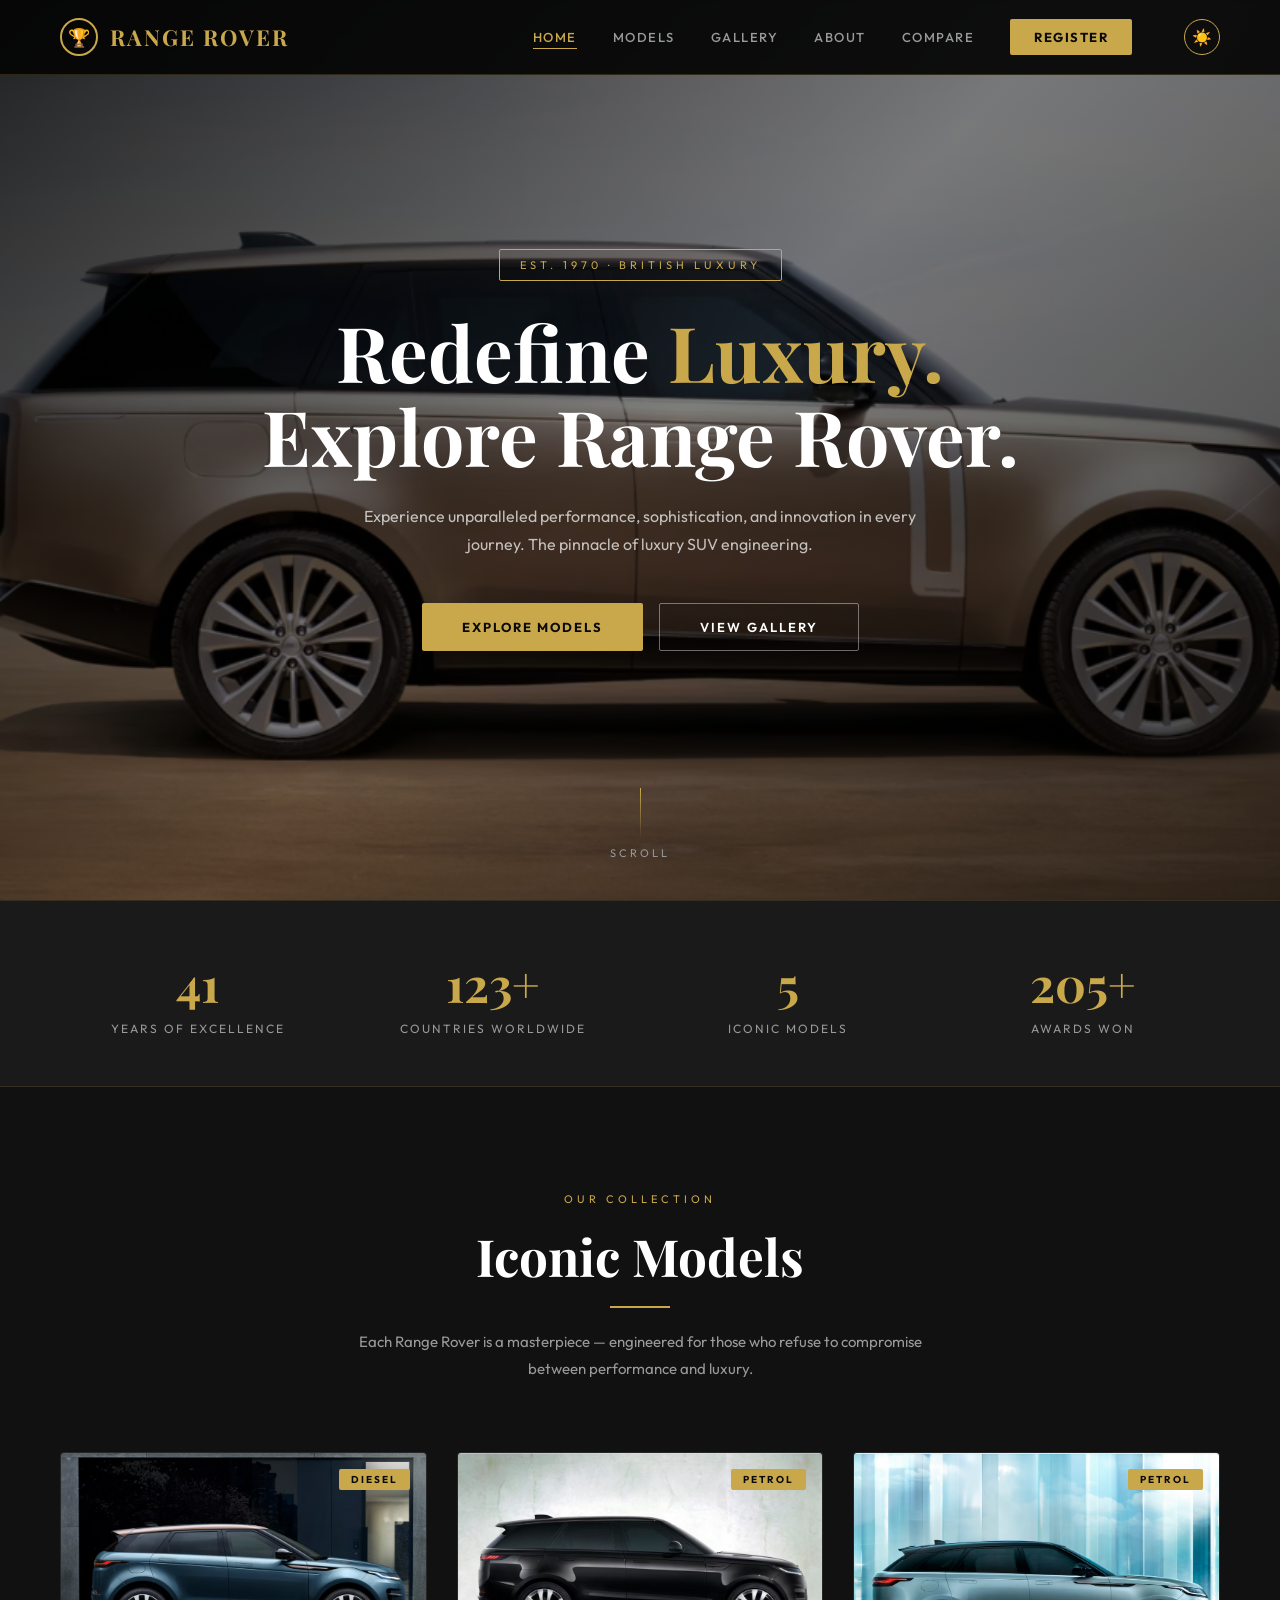
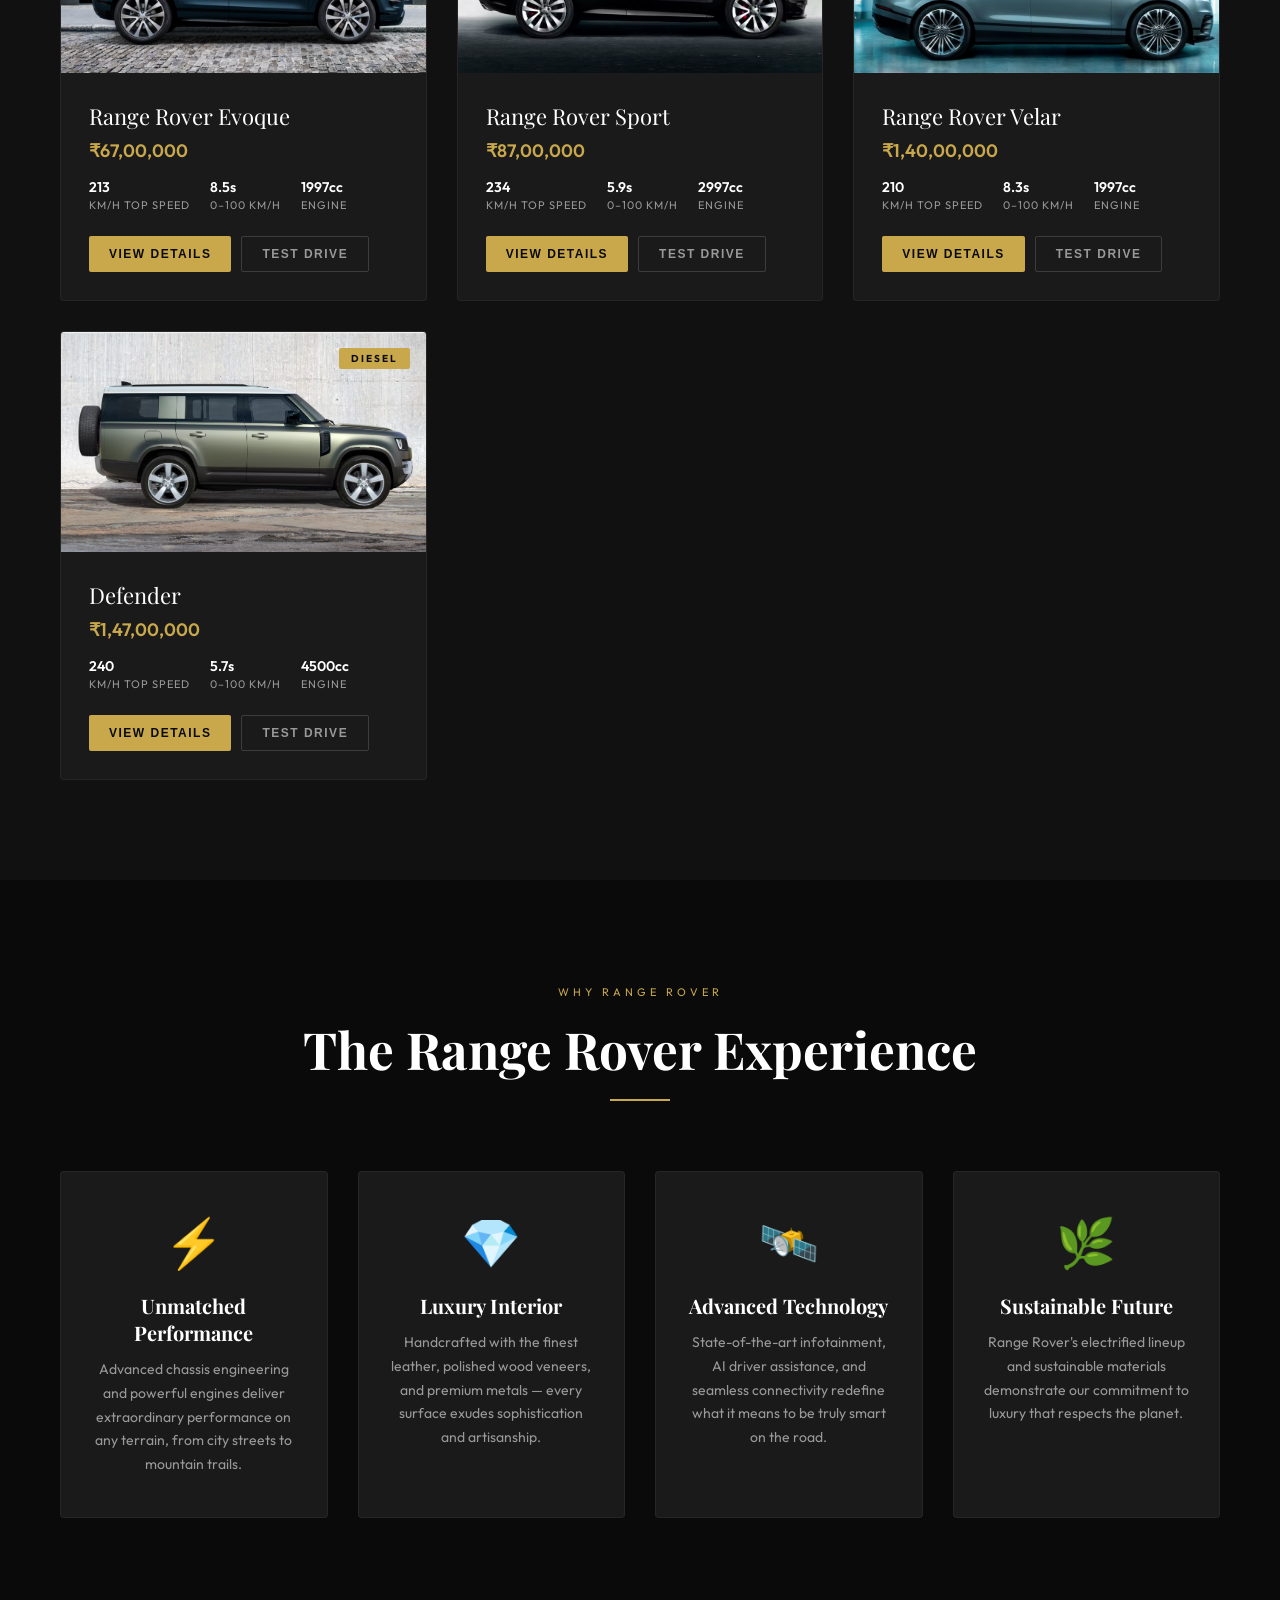
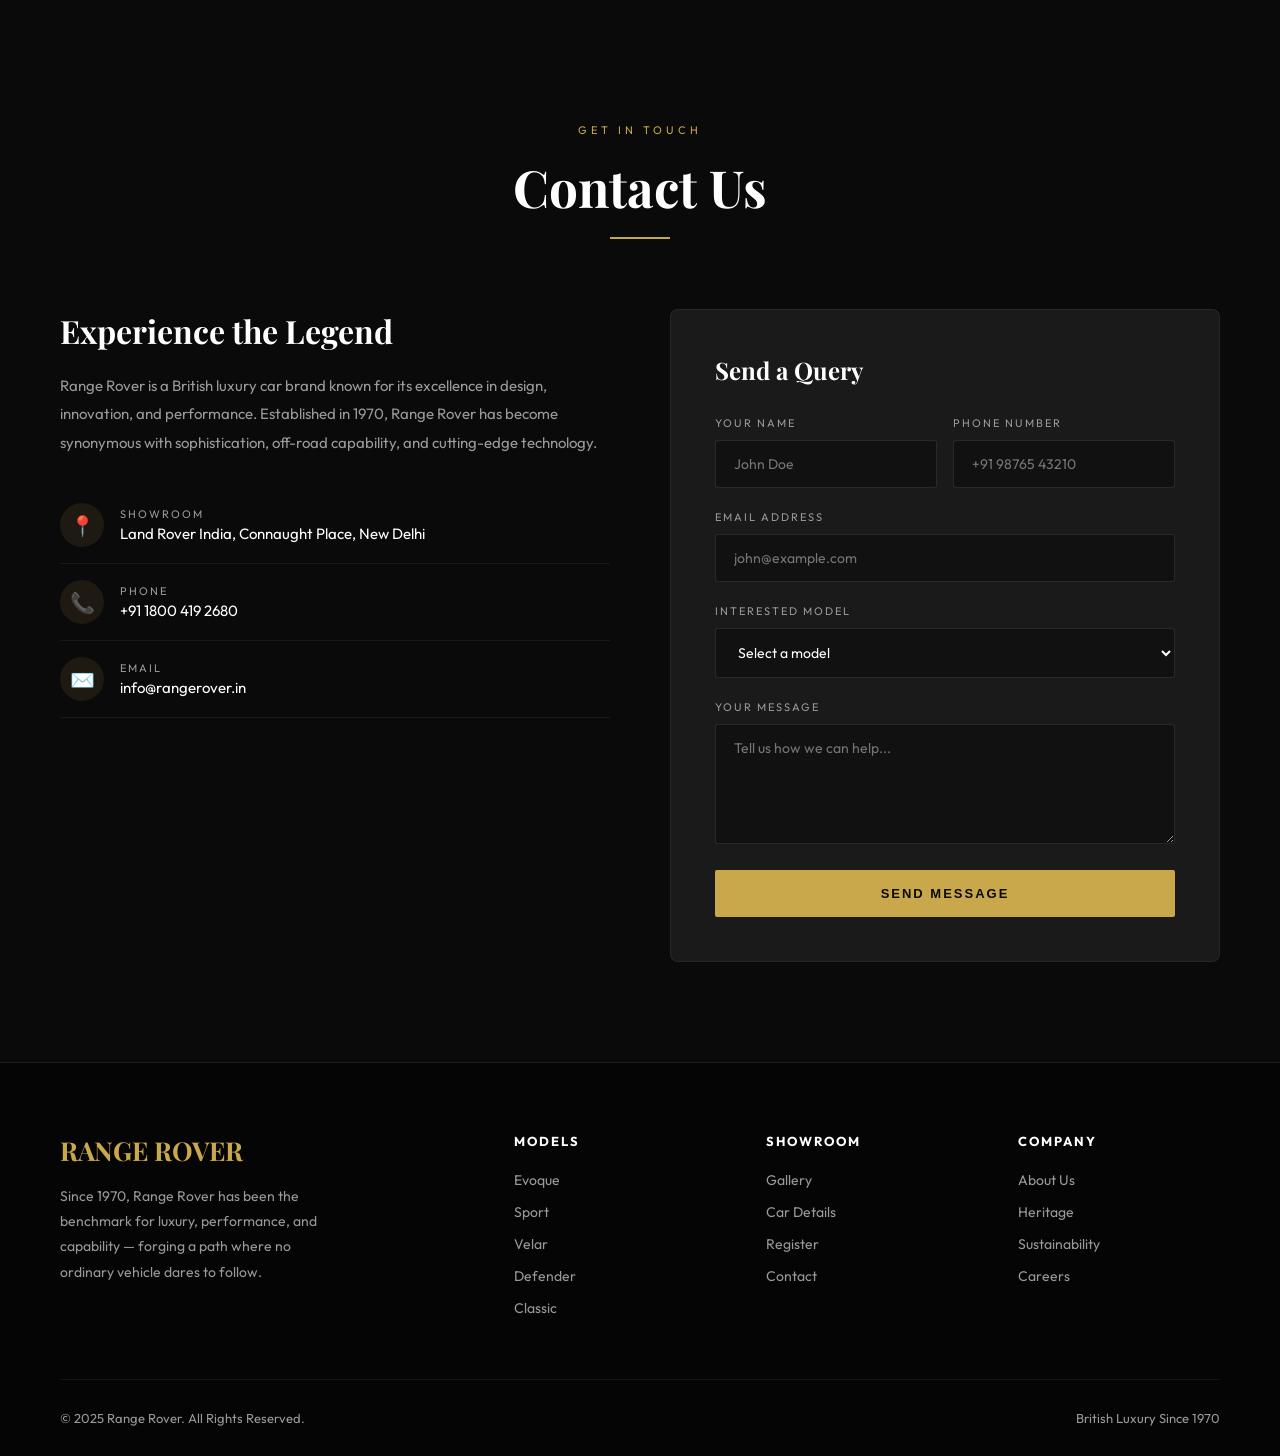
<file: index.html>
<!DOCTYPE html>
<html lang="en">
<head>
  <meta charset="UTF-8">
  <meta name="viewport" content="width=device-width, initial-scale=1.0">
  <title>Range Rover | Redefine Luxury</title>
  <meta name="description" content="Explore the world of Range Rover — luxury SUVs redefining performance, elegance, and capability. Book a test drive today.">
  <meta name="keywords" content="Range Rover, luxury SUV, Land Rover, Evoque, Sport, Velar, Defender, British luxury, test drive India">
  <meta name="author" content="Range Rover Showroom">
  <meta name="robots" content="index, follow">
  <link rel="canonical" href="https://vaishnav-reddy4178.github.io/Range-Rover-Website/index.html">
  <meta property="og:type" content="website">
  <meta property="og:title" content="Range Rover | Redefine Luxury">
  <meta property="og:description" content="Explore the world of Range Rover — luxury SUVs redefining performance, elegance, and capability. Book a test drive today.">
  <meta property="og:url" content="https://vaishnav-reddy4178.github.io/Range-Rover-Website/index.html">
  <meta property="og:image" content="https://vaishnav-reddy4178.github.io/Range-Rover-Website/range-rover-home.jpg">
  <meta name="twitter:card" content="summary_large_image">
  <meta name="twitter:title" content="Range Rover | Redefine Luxury">
  <meta name="twitter:description" content="Explore the world of Range Rover — luxury SUVs redefining performance, elegance, and capability.">
  <meta name="twitter:image" content="https://vaishnav-reddy4178.github.io/Range-Rover-Website/range-rover-home.jpg">
  <link rel="stylesheet" href="styles.css">
</head>
<body>

<body>

<!-- PAGE LOADER -->
<div class="page-loader" id="pageLoader"><div class="loader-ring"></div></div>

<!-- MOBILE MENU OVERLAY -->
<div class="mobile-overlay" id="mobileOverlay" onclick="toggleMobileMenu()"></div>

<!-- MOBILE NAV -->
<nav class="mobile-nav" id="mobileNav">
  <a href="index.html">Home</a>
  <a href="details.html">Models</a>
  <a href="gallery.html">Gallery</a>
  <a href="about.html">About</a>
  <a href="compare.html">Compare</a>
  <a href="register.html" class="nav-cta">Register</a>
</nav>

<!-- NAVBAR -->
<header class="navbar" id="navbar">
  <a href="index.html" class="navbar-brand">
    <div class="brand-icon">🏆</div>
    <h1>RANGE ROVER</h1>
  </a>
  <nav>
    <a href="index.html" class="active">Home</a>
    <a href="details.html">Models</a>
    <a href="gallery.html">Gallery</a>
    <a href="about.html">About</a>
    <a href="compare.html">Compare</a>
    <a href="register.html" class="nav-cta">Register</a>
  </nav>
  <button class="hamburger" id="hamburgerBtn" aria-label="Open menu">
    <span></span><span></span><span></span>
  </button>
</header>

<!-- HERO -->
<section class="hero">
  <div class="hero-bg"></div>
  <div class="hero-overlay"></div>
  <div class="hero-content">
    <div class="hero-badge">Est. 1970 · British Luxury</div>
    <h1 class="hero-title">Redefine <span>Luxury.</span><br>Explore Range Rover.</h1>
    <p class="hero-subtitle">Experience unparalleled performance, sophistication, and innovation in every journey. The pinnacle of luxury SUV engineering.</p>
    <div class="hero-buttons">
      <a href="details.html" class="btn-primary">Explore Models</a>
      <a href="gallery.html" class="btn-outline">View Gallery</a>
    </div>
  </div>
  <div class="hero-scroll">
    <div class="scroll-line"></div>
    <span>Scroll</span>
  </div>
</section>

<!-- STATS -->
<div class="stats-strip">
  <div class="stat-item fade-in">
    <div class="stat-number" data-target="54">0</div>
    <div class="stat-label">Years of Excellence</div>
  </div>
  <div class="stat-item fade-in">
    <div class="stat-number" data-target="170">0</div>
    <div class="stat-label">Countries Worldwide</div>
  </div>
  <div class="stat-item fade-in">
    <div class="stat-number" data-target="5">0</div>
    <div class="stat-label">Iconic Models</div>
  </div>
  <div class="stat-item fade-in">
    <div class="stat-number" data-target="300">0</div>
    <div class="stat-label">Awards Won</div>
  </div>
</div>

<!-- FEATURED MODELS -->
<section class="section models-section">
  <div class="section-header">
    <div class="section-tag">Our Collection</div>
    <h2 class="section-title">Iconic Models</h2>
    <div class="section-line"></div>
    <p class="section-desc">Each Range Rover is a masterpiece — engineered for those who refuse to compromise between performance and luxury.</p>
  </div>
  <div class="models-grid">
    <div class="model-card fade-in" onclick="openModal('evoque')">
      <div class="model-card-img">
        <img src="evoque.jpg" alt="Range Rover Evoque">
        <div class="model-card-overlay"></div>
        <div class="model-card-badge">Diesel</div>
      </div>
      <div class="model-card-body">
        <div class="model-card-name">Range Rover Evoque</div>
        <div class="model-card-price">₹67,00,000</div>
        <div class="model-card-specs">
          <div class="spec-item"><span class="spec-value">213</span><span class="spec-label">km/h Top Speed</span></div>
          <div class="spec-item"><span class="spec-value">8.5s</span><span class="spec-label">0–100 km/h</span></div>
          <div class="spec-item"><span class="spec-value">1997cc</span><span class="spec-label">Engine</span></div>
        </div>
        <div class="model-card-footer">
          <button class="btn-sm btn-gold" onclick="event.stopPropagation();openModal('evoque')">View Details</button>
          <button class="btn-sm btn-ghost" onclick="event.stopPropagation();bookTestDrive('Range Rover Evoque')">Test Drive</button>
        </div>
      </div>
    </div>

    <div class="model-card fade-in" onclick="openModal('sport')">
      <div class="model-card-img">
        <img src="sport.jpg" alt="Range Rover Sport">
        <div class="model-card-overlay"></div>
        <div class="model-card-badge">Petrol</div>
      </div>
      <div class="model-card-body">
        <div class="model-card-name">Range Rover Sport</div>
        <div class="model-card-price">₹87,00,000</div>
        <div class="model-card-specs">
          <div class="spec-item"><span class="spec-value">234</span><span class="spec-label">km/h Top Speed</span></div>
          <div class="spec-item"><span class="spec-value">5.9s</span><span class="spec-label">0–100 km/h</span></div>
          <div class="spec-item"><span class="spec-value">2997cc</span><span class="spec-label">Engine</span></div>
        </div>
        <div class="model-card-footer">
          <button class="btn-sm btn-gold" onclick="event.stopPropagation();openModal('sport')">View Details</button>
          <button class="btn-sm btn-ghost" onclick="event.stopPropagation();bookTestDrive('Range Rover Sport')">Test Drive</button>
        </div>
      </div>
    </div>

    <div class="model-card fade-in" onclick="openModal('velar')">
      <div class="model-card-img">
        <img src="velar.jpg" alt="Range Rover Velar">
        <div class="model-card-overlay"></div>
        <div class="model-card-badge">Petrol</div>
      </div>
      <div class="model-card-body">
        <div class="model-card-name">Range Rover Velar</div>
        <div class="model-card-price">₹1,40,00,000</div>
        <div class="model-card-specs">
          <div class="spec-item"><span class="spec-value">210</span><span class="spec-label">km/h Top Speed</span></div>
          <div class="spec-item"><span class="spec-value">8.3s</span><span class="spec-label">0–100 km/h</span></div>
          <div class="spec-item"><span class="spec-value">1997cc</span><span class="spec-label">Engine</span></div>
        </div>
        <div class="model-card-footer">
          <button class="btn-sm btn-gold" onclick="event.stopPropagation();openModal('velar')">View Details</button>
          <button class="btn-sm btn-ghost" onclick="event.stopPropagation();bookTestDrive('Range Rover Velar')">Test Drive</button>
        </div>
      </div>
    </div>

    <div class="model-card fade-in" onclick="openModal('defender')">
      <div class="model-card-img">
        <img src="defender.jpg" alt="Defender">
        <div class="model-card-overlay"></div>
        <div class="model-card-badge">Diesel</div>
      </div>
      <div class="model-card-body">
        <div class="model-card-name">Defender</div>
        <div class="model-card-price">₹1,47,00,000</div>
        <div class="model-card-specs">
          <div class="spec-item"><span class="spec-value">240</span><span class="spec-label">km/h Top Speed</span></div>
          <div class="spec-item"><span class="spec-value">5.7s</span><span class="spec-label">0–100 km/h</span></div>
          <div class="spec-item"><span class="spec-value">4500cc</span><span class="spec-label">Engine</span></div>
        </div>
        <div class="model-card-footer">
          <button class="btn-sm btn-gold" onclick="event.stopPropagation();openModal('defender')">View Details</button>
          <button class="btn-sm btn-ghost" onclick="event.stopPropagation();bookTestDrive('Defender')">Test Drive</button>
        </div>
      </div>
    </div>
  </div>
</section>

<!-- FEATURES -->
<section class="section features-section">
  <div class="section-header">
    <div class="section-tag">Why Range Rover</div>
    <h2 class="section-title">The Range Rover Experience</h2>
    <div class="section-line"></div>
  </div>
  <div class="features-grid">
    <div class="feature-card fade-in">
      <div class="feature-icon">⚡</div>
      <h3>Unmatched Performance</h3>
      <p>Advanced chassis engineering and powerful engines deliver extraordinary performance on any terrain, from city streets to mountain trails.</p>
    </div>
    <div class="feature-card fade-in">
      <div class="feature-icon">💎</div>
      <h3>Luxury Interior</h3>
      <p>Handcrafted with the finest leather, polished wood veneers, and premium metals — every surface exudes sophistication and artisanship.</p>
    </div>
    <div class="feature-card fade-in">
      <div class="feature-icon">🛰️</div>
      <h3>Advanced Technology</h3>
      <p>State-of-the-art infotainment, AI driver assistance, and seamless connectivity redefine what it means to be truly smart on the road.</p>
    </div>
    <div class="feature-card fade-in">
      <div class="feature-icon">🌿</div>
      <h3>Sustainable Future</h3>
      <p>Range Rover's electrified lineup and sustainable materials demonstrate our commitment to luxury that respects the planet.</p>
    </div>
  </div>
</section>

<!-- CONTACT / QUERY SECTION -->
<section class="section contact-section" id="contact">
  <div class="section-header">
    <div class="section-tag">Get In Touch</div>
    <h2 class="section-title">Contact Us</h2>
    <div class="section-line"></div>
  </div>
  <div class="contact-grid">
    <div class="contact-info">
      <h3>Experience the Legend</h3>
      <p>Range Rover is a British luxury car brand known for its excellence in design, innovation, and performance. Established in 1970, Range Rover has become synonymous with sophistication, off-road capability, and cutting-edge technology.</p>
      <div class="contact-detail">
        <div class="contact-detail-icon">📍</div>
        <div class="contact-detail-text">
          <span class="contact-detail-label">Showroom</span>
          <span class="contact-detail-value">Land Rover India, Connaught Place, New Delhi</span>
        </div>
      </div>
      <div class="contact-detail">
        <div class="contact-detail-icon">📞</div>
        <div class="contact-detail-text">
          <span class="contact-detail-label">Phone</span>
          <span class="contact-detail-value">+91 1800 419 2680</span>
        </div>
      </div>
      <div class="contact-detail">
        <div class="contact-detail-icon">✉️</div>
        <div class="contact-detail-text">
          <span class="contact-detail-label">Email</span>
          <span class="contact-detail-value">info@rangerover.in</span>
        </div>
      </div>
    </div>
    <div class="premium-form">
      <h3>Send a Query</h3>
      <form id="contactForm" onsubmit="submitContact(event)">
        <div class="form-row">
          <div class="form-group">
            <label for="contactName">Your Name</label>
            <input type="text" id="contactName" placeholder="John Doe" required>
          </div>
          <div class="form-group">
            <label for="contactPhone">Phone Number</label>
            <input type="tel" id="contactPhone" placeholder="+91 98765 43210">
          </div>
        </div>
        <div class="form-group">
          <label for="contactEmail">Email Address</label>
          <input type="email" id="contactEmail" placeholder="john@example.com" required>
        </div>
        <div class="form-group">
          <label for="contactModel">Interested Model</label>
          <select id="contactModel">
            <option value="">Select a model</option>
            <option>Range Rover Evoque</option>
            <option>Range Rover Sport</option>
            <option>Range Rover Velar</option>
            <option>Defender</option>
            <option>Range Rover Classic</option>
          </select>
        </div>
        <div class="form-group">
          <label for="contactMessage">Your Message</label>
          <textarea id="contactMessage" placeholder="Tell us how we can help..." required></textarea>
        </div>
        <button type="submit" class="btn-primary" style="width:100%;text-align:center;">Send Message</button>
      </form>
    </div>
  </div>
</section>

<!-- FOOTER -->
<footer>
  <div class="footer-grid">
    <div class="footer-brand">
      <h2>RANGE ROVER</h2>
      <p>Since 1970, Range Rover has been the benchmark for luxury, performance, and capability — forging a path where no ordinary vehicle dares to follow.</p>
    </div>
    <div class="footer-col">
      <h4>Models</h4>
      <ul>
        <li><a href="details.html">Evoque</a></li>
        <li><a href="details.html">Sport</a></li>
        <li><a href="details.html">Velar</a></li>
        <li><a href="details.html">Defender</a></li>
        <li><a href="details.html">Classic</a></li>
      </ul>
    </div>
    <div class="footer-col">
      <h4>Showroom</h4>
      <ul>
        <li><a href="gallery.html">Gallery</a></li>
        <li><a href="details.html">Car Details</a></li>
        <li><a href="register.html">Register</a></li>
        <li><a href="#contact">Contact</a></li>
      </ul>
    </div>
    <div class="footer-col">
      <h4>Company</h4>
      <ul>
        <li><a href="about.html">About Us</a></li>
        <li><a href="about.html">Heritage</a></li>
        <li><a href="#">Sustainability</a></li>
        <li><a href="#">Careers</a></li>
      </ul>
    </div>
  </div>
  <div class="footer-bottom">
    <span>© 2025 Range Rover. All Rights Reserved.</span>
    <span>British Luxury Since 1970</span>
  </div>
</footer>

<!-- MODAL -->
<div class="modal-overlay" id="modalOverlay" onclick="closeModal(event)">
  <div class="modal" id="modal">
    <button class="modal-close" onclick="closeModalBtn()">✕</button>
    <h3 id="modalTitle"></h3>
    <div class="model-price" id="modalPrice"></div>
    <table class="spec-table" id="modalSpecs"></table>
    <div style="display:flex;gap:12px;margin-top:28px;flex-wrap:wrap;">
      <button class="btn-primary" id="modalTestDrive" style="flex:1;text-align:center;">Book Test Drive</button>
      <button class="btn-outline" id="modalBookNow" style="flex:1;text-align:center;padding:15px;">Book Now</button>
    </div>
  </div>
</div>

<!-- TOAST -->
<div class="toast" id="toast">
  <div class="toast-title" id="toastTitle"></div>
  <div id="toastBody"></div>
</div>

<!-- BACK TO TOP -->
<button class="back-to-top" id="backToTop" aria-label="Back to top">↑</button>

<script src="scripts.js"></script>
</body>
</html>
</file>
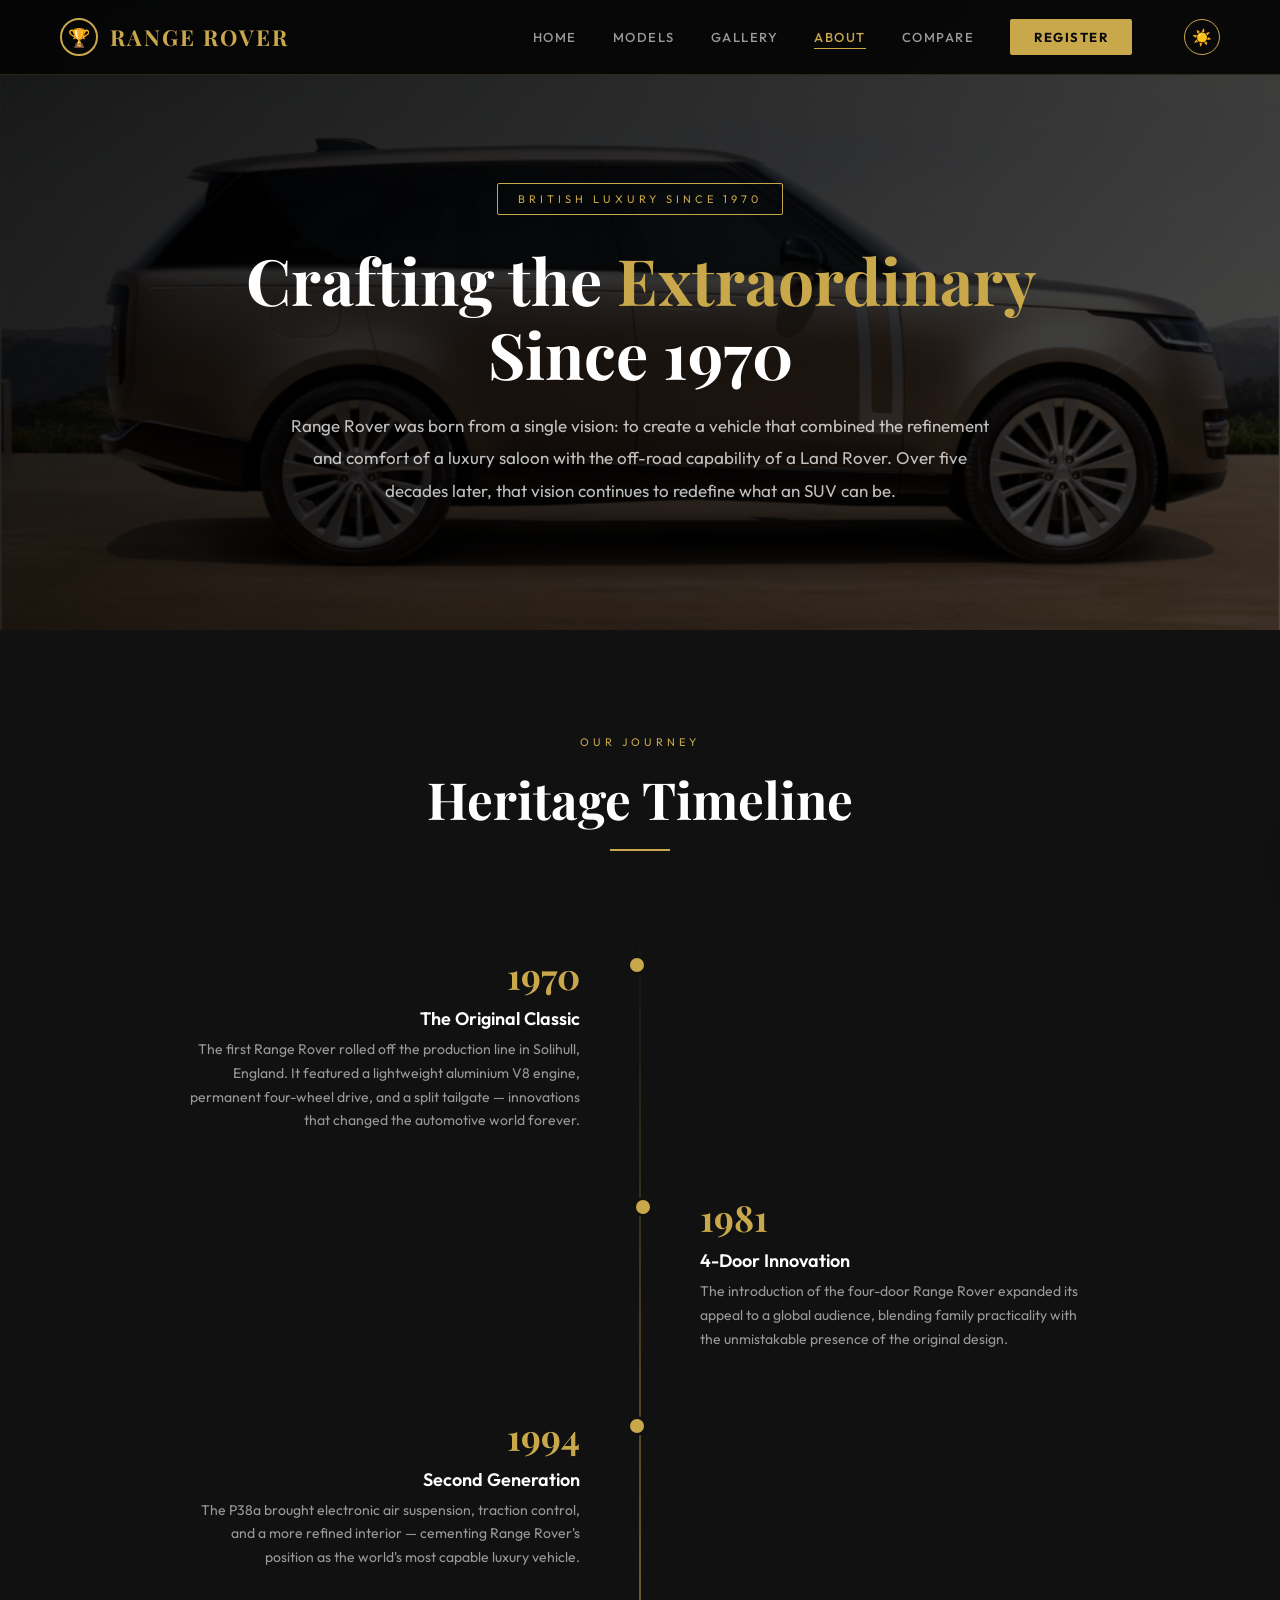
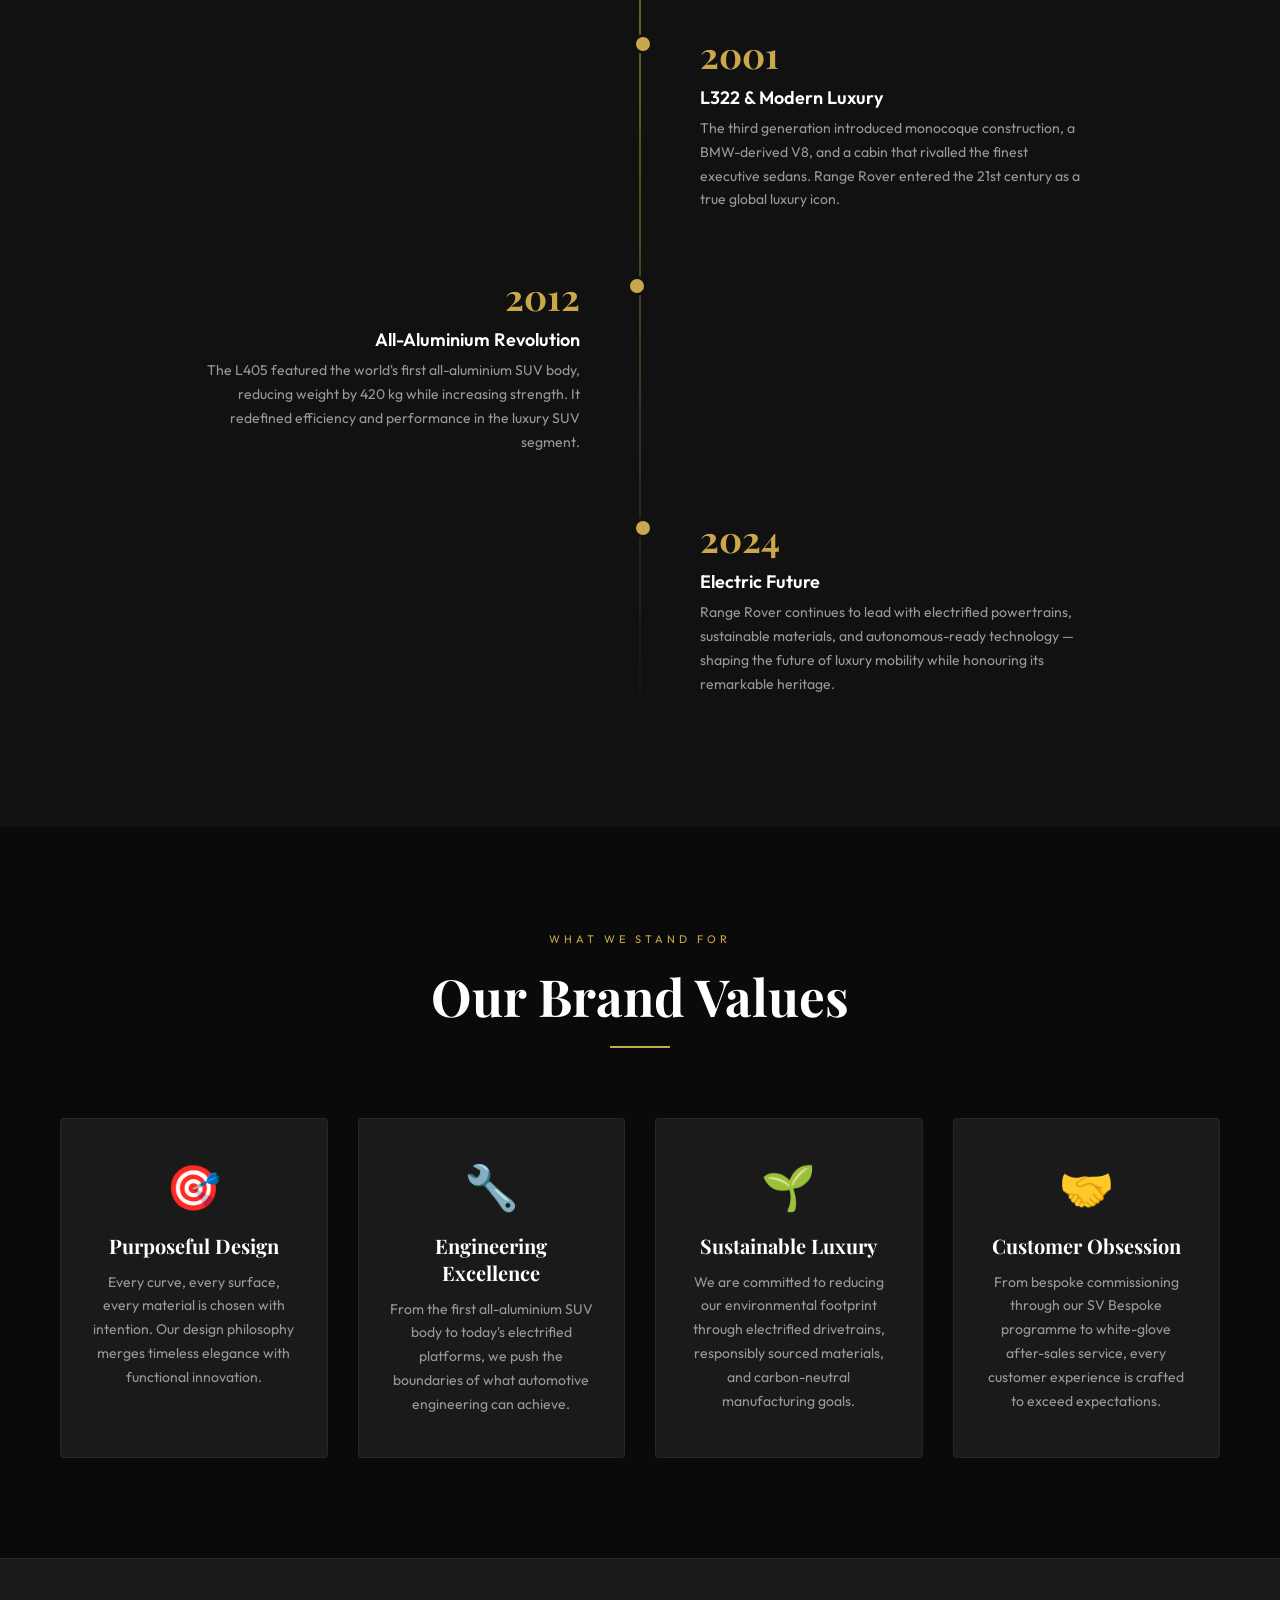
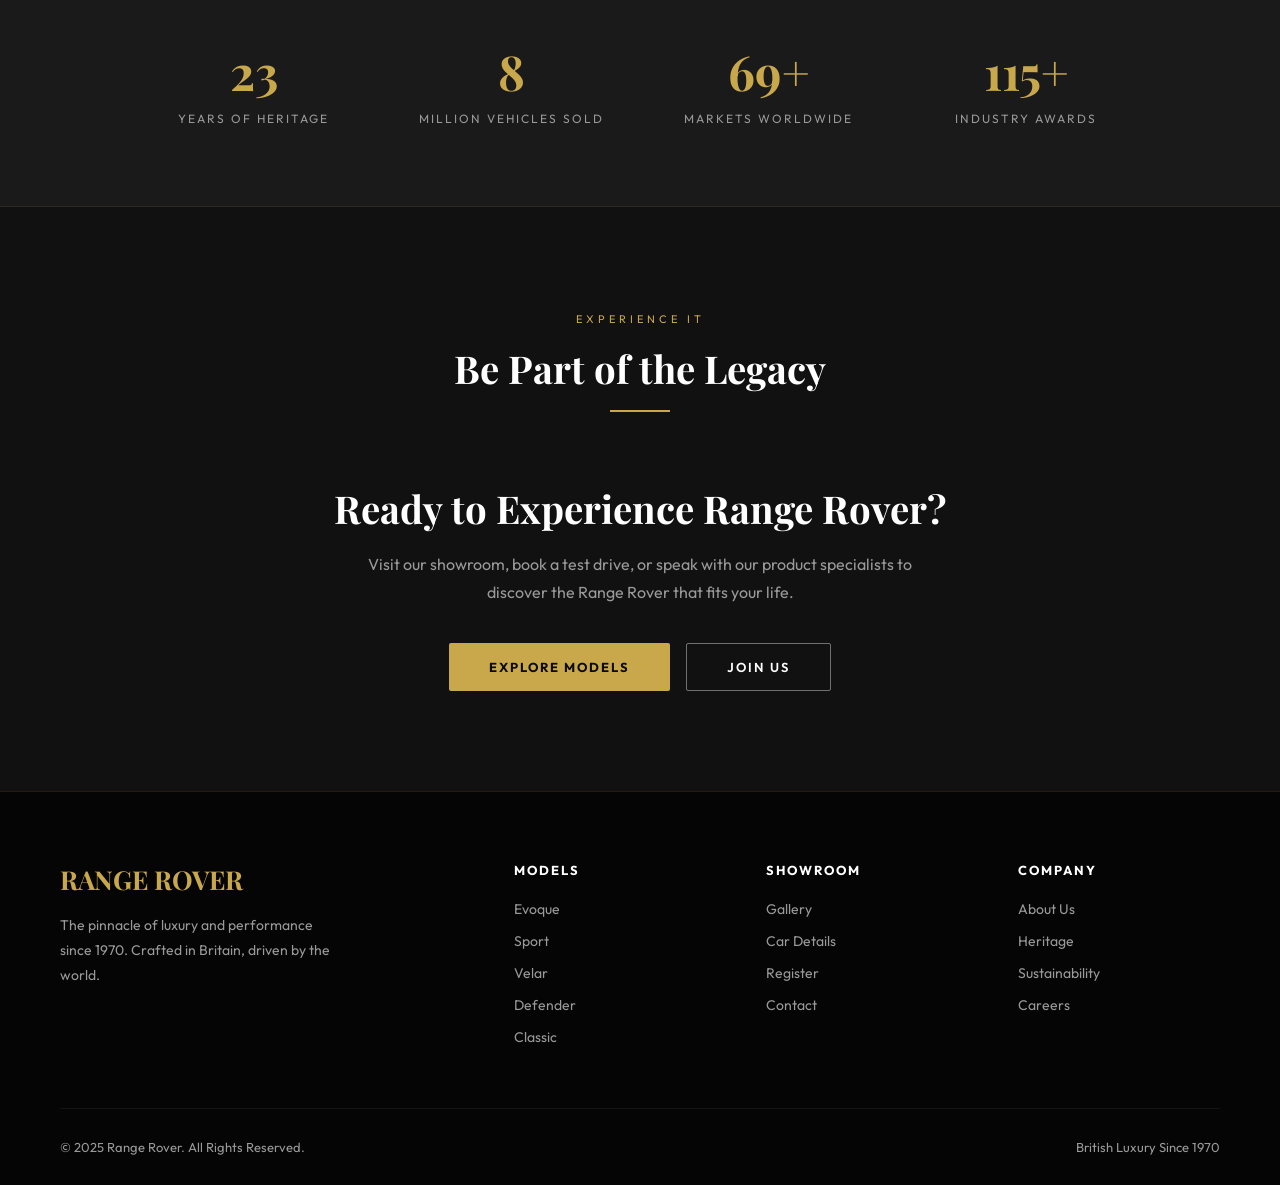
<file: about.html>
<!DOCTYPE html>
<html lang="en">
<head>
  <meta charset="UTF-8">
  <meta name="viewport" content="width=device-width, initial-scale=1.0">
  <title>About Us – Range Rover Heritage & Legacy</title>
  <meta name="description" content="Discover the Range Rover story. From the original 1970 Classic to today's luxury SUVs, explore our British heritage, innovation, and vision for the future.">
  <meta name="keywords" content="Range Rover history, British luxury, Land Rover heritage, SUV evolution, 1970, Classic">
  <meta name="author" content="Range Rover Showroom">
  <meta name="robots" content="index, follow">
  <link rel="canonical" href="https://vaishnav-reddy4178.github.io/Range-Rover-Website/about.html">
  <meta property="og:type" content="website">
  <meta property="og:title" content="About Us – Range Rover Heritage & Legacy">
  <meta property="og:description" content="Discover the Range Rover story. From the original 1970 Classic to today's luxury SUVs, explore our British heritage.">
  <meta property="og:url" content="https://vaishnav-reddy4178.github.io/Range-Rover-Website/about.html">
  <meta property="og:image" content="https://vaishnav-reddy4178.github.io/Range-Rover-Website/range-rover-home.jpg">
  <meta name="twitter:card" content="summary_large_image">
  <meta name="twitter:title" content="About Us – Range Rover Heritage & Legacy">
  <meta name="twitter:description" content="Discover the Range Rover story from 1970 to today.">
  <meta name="twitter:image" content="https://vaishnav-reddy4178.github.io/Range-Rover-Website/range-rover-home.jpg">
  <link rel="stylesheet" href="styles.css">
  <style>
    .about-hero {
      position: relative; min-height: 70vh; display: flex; align-items: center; justify-content: center;
      text-align: center; overflow: hidden; padding: 140px 60px 80px;
      background: linear-gradient(135deg, rgba(0,0,0,0.9) 0%, rgba(0,0,0,0.7) 100%), url('range-rover-home.jpg') center/cover no-repeat;
    }
    .about-hero-content { position: relative; z-index: 2; max-width: 900px; }
    .about-hero h1 {
      font-family: 'Playfair Display', serif; font-size: clamp(36px, 5vw, 64px);
      color: var(--white); margin-bottom: 20px; line-height: 1.15;
    }
    .about-hero h1 span { color: var(--gold); }
    .about-hero p {
      color: rgba(255,255,255,0.75); font-size: 17px; line-height: 1.9; max-width: 700px; margin: 0 auto;
    }

    .timeline-section { background: var(--dark-2); padding: 100px 60px; }
    .timeline { position: relative; max-width: 900px; margin: 60px auto 0; }
    .timeline::before {
      content: ''; position: absolute; left: 50%; top: 0; bottom: 0; width: 1px;
      background: linear-gradient(to bottom, transparent, var(--gold), transparent); transform: translateX(-50%);
    }
    .timeline-item { position: relative; padding: 30px 0; width: 50%; }
    .timeline-item:nth-child(odd) { padding-right: 60px; text-align: right; }
    .timeline-item:nth-child(even) { margin-left: 50%; padding-left: 60px; }
    .timeline-item::before {
      content: ''; position: absolute; width: 14px; height: 14px; border-radius: 50%;
      background: var(--gold); border: 3px solid var(--dark-2); top: 34px;
    }
    .timeline-item:nth-child(odd)::before { right: -7px; }
    .timeline-item:nth-child(even)::before { left: -7px; }
    .timeline-year {
      font-family: 'Playfair Display', serif; font-size: 36px; color: var(--gold); font-weight: 700; margin-bottom: 8px;
    }
    .timeline-title { font-size: 18px; color: var(--white); font-weight: 600; margin-bottom: 8px; }
    .timeline-desc { color: var(--text-muted); font-size: 14px; line-height: 1.7; }

    .values-section { background: var(--dark); padding: 100px 60px; }
    .values-grid { display: grid; grid-template-columns: repeat(auto-fit, minmax(260px, 1fr)); gap: 30px; margin-top: 60px; }
    .value-card {
      background: var(--dark-3); border: 1px solid rgba(255,255,255,0.05);
      border-radius: 4px; padding: 40px 30px; text-align: center;
      transition: all 0.4s; position: relative; overflow: hidden;
    }
    .value-card::before {
      content: ''; position: absolute; top: 0; left: 0; width: 100%; height: 2px;
      background: linear-gradient(to right, transparent, var(--gold), transparent);
      transform: scaleX(0); transition: transform 0.4s;
    }
    .value-card:hover { transform: translateY(-6px); box-shadow: 0 20px 50px rgba(0,0,0,0.4); border-color: rgba(201,168,76,0.2); }
    .value-card:hover::before { transform: scaleX(1); }
    .value-icon { font-size: 44px; margin-bottom: 18px; }
    .value-card h3 { font-family: 'Playfair Display', serif; font-size: 20px; color: var(--white); margin-bottom: 12px; }
    .value-card p { color: var(--text-muted); font-size: 14px; line-height: 1.7; }

    .stats-section { background: var(--dark-3); padding: 80px 60px; border-top: 1px solid rgba(201,168,76,0.1); border-bottom: 1px solid rgba(201,168,76,0.1); }
    .stats-row { display: grid; grid-template-columns: repeat(4, 1fr); gap: 30px; text-align: center; max-width: 1000px; margin: 0 auto; }
    .stat-box .num { font-family: 'Playfair Display', serif; font-size: 48px; color: var(--gold); font-weight: 700; }
    .stat-box .lbl { font-size: 12px; letter-spacing: 2px; text-transform: uppercase; color: var(--text-muted); margin-top: 8px; }

    .cta-section { background: var(--dark-2); padding: 100px 60px; text-align: center; }
    .cta-section h2 { font-family: 'Playfair Display', serif; font-size: clamp(28px, 3vw, 42px); color: var(--white); margin-bottom: 16px; }
    .cta-section p { color: var(--text-muted); font-size: 16px; max-width: 600px; margin: 0 auto 36px; line-height: 1.8; }

    @media(max-width:900px) {
      .timeline::before { left: 20px; }
      .timeline-item { width: 100%; padding-left: 60px !important; padding-right: 0 !important; margin-left: 0 !important; text-align: left !important; }
      .timeline-item::before { left: 13px !important; right: auto !important; }
      .stats-row { grid-template-columns: repeat(2, 1fr); }
      .about-hero { padding: 120px 24px 60px; }
      .timeline-section, .values-section, .stats-section, .cta-section { padding: 70px 24px; }
    }
  </style>
</head>
<!-- PAGE LOADER -->
<div class="page-loader" id="pageLoader"><div class="loader-ring"></div></div>

<!-- MOBILE MENU OVERLAY -->
<div class="mobile-overlay" id="mobileOverlay" onclick="toggleMobileMenu()"></div>

<!-- MOBILE NAV -->
<nav class="mobile-nav" id="mobileNav">
  <a href="index.html">Home</a>
  <a href="details.html">Models</a>
  <a href="gallery.html">Gallery</a>
  <a href="about.html">About</a>
  <a href="compare.html">Compare</a>
  <a href="register.html" class="nav-cta">Register</a>
</nav>

<header class="navbar" id="navbar">
  <a href="index.html" class="navbar-brand">
    <div class="brand-icon">🏆</div>
    <h1>RANGE ROVER</h1>
  </a>
  <nav>
    <a href="index.html">Home</a>
    <a href="details.html">Models</a>
    <a href="gallery.html">Gallery</a>
    <a href="about.html" class="active">About</a>
    <a href="compare.html">Compare</a>
    <a href="register.html" class="nav-cta">Register</a>
  </nav>
  <button class="hamburger" id="hamburgerBtn" aria-label="Open menu">
    <span></span><span></span><span></span>
  </button>
</header>

<!-- HERO -->
<section class="about-hero">
  <div class="about-hero-content">
    <div class="hero-badge">British Luxury Since 1970</div>
    <h1>Crafting the <span>Extraordinary</span> Since 1970</h1>
    <p>Range Rover was born from a single vision: to create a vehicle that combined the refinement and comfort of a luxury saloon with the off-road capability of a Land Rover. Over five decades later, that vision continues to redefine what an SUV can be.</p>
  </div>
</section>

<!-- TIMELINE -->
<section class="timeline-section">
  <div class="section-header">
    <div class="section-tag">Our Journey</div>
    <h2 class="section-title">Heritage Timeline</h2>
    <div class="section-line"></div>
  </div>
  <div class="timeline">
    <div class="timeline-item fade-in">
      <div class="timeline-year">1970</div>
      <div class="timeline-title">The Original Classic</div>
      <div class="timeline-desc">The first Range Rover rolled off the production line in Solihull, England. It featured a lightweight aluminium V8 engine, permanent four-wheel drive, and a split tailgate — innovations that changed the automotive world forever.</div>
    </div>
    <div class="timeline-item fade-in">
      <div class="timeline-year">1981</div>
      <div class="timeline-title">4-Door Innovation</div>
      <div class="timeline-desc">The introduction of the four-door Range Rover expanded its appeal to a global audience, blending family practicality with the unmistakable presence of the original design.</div>
    </div>
    <div class="timeline-item fade-in">
      <div class="timeline-year">1994</div>
      <div class="timeline-title">Second Generation</div>
      <div class="timeline-desc">The P38a brought electronic air suspension, traction control, and a more refined interior — cementing Range Rover's position as the world's most capable luxury vehicle.</div>
    </div>
    <div class="timeline-item fade-in">
      <div class="timeline-year">2001</div>
      <div class="timeline-title">L322 & Modern Luxury</div>
      <div class="timeline-desc">The third generation introduced monocoque construction, a BMW-derived V8, and a cabin that rivalled the finest executive sedans. Range Rover entered the 21st century as a true global luxury icon.</div>
    </div>
    <div class="timeline-item fade-in">
      <div class="timeline-year">2012</div>
      <div class="timeline-title">All-Aluminium Revolution</div>
      <div class="timeline-desc">The L405 featured the world's first all-aluminium SUV body, reducing weight by 420 kg while increasing strength. It redefined efficiency and performance in the luxury SUV segment.</div>
    </div>
    <div class="timeline-item fade-in">
      <div class="timeline-year">2024</div>
      <div class="timeline-title">Electric Future</div>
      <div class="timeline-desc">Range Rover continues to lead with electrified powertrains, sustainable materials, and autonomous-ready technology — shaping the future of luxury mobility while honouring its remarkable heritage.</div>
    </div>
  </div>
</section>

<!-- VALUES -->
<section class="values-section">
  <div class="section-header">
    <div class="section-tag">What We Stand For</div>
    <h2 class="section-title">Our Brand Values</h2>
    <div class="section-line"></div>
  </div>
  <div class="values-grid">
    <div class="value-card fade-in">
      <div class="value-icon">🎯</div>
      <h3>Purposeful Design</h3>
      <p>Every curve, every surface, every material is chosen with intention. Our design philosophy merges timeless elegance with functional innovation.</p>
    </div>
    <div class="value-card fade-in">
      <div class="value-icon">🔧</div>
      <h3>Engineering Excellence</h3>
      <p>From the first all-aluminium SUV body to today's electrified platforms, we push the boundaries of what automotive engineering can achieve.</p>
    </div>
    <div class="value-card fade-in">
      <div class="value-icon">🌱</div>
      <h3>Sustainable Luxury</h3>
      <p>We are committed to reducing our environmental footprint through electrified drivetrains, responsibly sourced materials, and carbon-neutral manufacturing goals.</p>
    </div>
    <div class="value-card fade-in">
      <div class="value-icon">🤝</div>
      <h3>Customer Obsession</h3>
      <p>From bespoke commissioning through our SV Bespoke programme to white-glove after-sales service, every customer experience is crafted to exceed expectations.</p>
    </div>
  </div>
</section>

<!-- STATS -->
<section class="stats-section">
  <div class="stats-row">
    <div class="stat-box fade-in">
      <div class="num" data-target="54">0</div>
      <div class="lbl">Years of Heritage</div>
    </div>
    <div class="stat-box fade-in">
      <div class="num" data-target="8">0</div>
      <div class="lbl">Million Vehicles Sold</div>
    </div>
    <div class="stat-box fade-in">
      <div class="num" data-target="170">0</div>
      <div class="lbl">Markets Worldwide</div>
    </div>
    <div class="stat-box fade-in">
      <div class="num" data-target="300">0</div>
      <div class="lbl">Industry Awards</div>
    </div>
  </div>
</section>

<!-- CTA -->
<section class="cta-section">
  <div class="section-header">
    <div class="section-tag">Experience It</div>
    <h2 class="section-title">Be Part of the Legacy</h2>
    <div class="section-line"></div>
  </div>
  <h2>Ready to Experience Range Rover?</h2>
  <p>Visit our showroom, book a test drive, or speak with our product specialists to discover the Range Rover that fits your life.</p>
  <div class="hero-buttons">
    <a href="details.html" class="btn-primary">Explore Models</a>
    <a href="register.html" class="btn-outline">Join Us</a>
  </div>
</section>

<footer>
  <div class="footer-grid">
    <div class="footer-brand">
      <h2>RANGE ROVER</h2>
      <p>The pinnacle of luxury and performance since 1970. Crafted in Britain, driven by the world.</p>
    </div>
    <div class="footer-col">
      <h4>Models</h4>
      <ul>
        <li><a href="details.html">Evoque</a></li>
        <li><a href="details.html">Sport</a></li>
        <li><a href="details.html">Velar</a></li>
        <li><a href="details.html">Defender</a></li>
        <li><a href="details.html">Classic</a></li>
      </ul>
    </div>
    <div class="footer-col">
      <h4>Showroom</h4>
      <ul>
        <li><a href="gallery.html">Gallery</a></li>
        <li><a href="details.html">Car Details</a></li>
        <li><a href="register.html">Register</a></li>
        <li><a href="index.html#contact">Contact</a></li>
      </ul>
    </div>
    <div class="footer-col">
      <h4>Company</h4>
      <ul>
        <li><a href="about.html">About Us</a></li>
        <li><a href="about.html">Heritage</a></li>
        <li><a href="#">Sustainability</a></li>
        <li><a href="#">Careers</a></li>
      </ul>
    </div>
  </div>
  <div class="footer-bottom">
    <span>© 2025 Range Rover. All Rights Reserved.</span>
    <span>British Luxury Since 1970</span>
  </div>
</footer>

<div class="toast" id="toast">
  <div class="toast-title" id="toastTitle"></div>
  <div id="toastBody"></div>
</div>

<!-- BACK TO TOP -->
<button class="back-to-top" id="backToTop" aria-label="Back to top">↑</button>

<script src="scripts.js"></script>
</body>
</html>
</file>
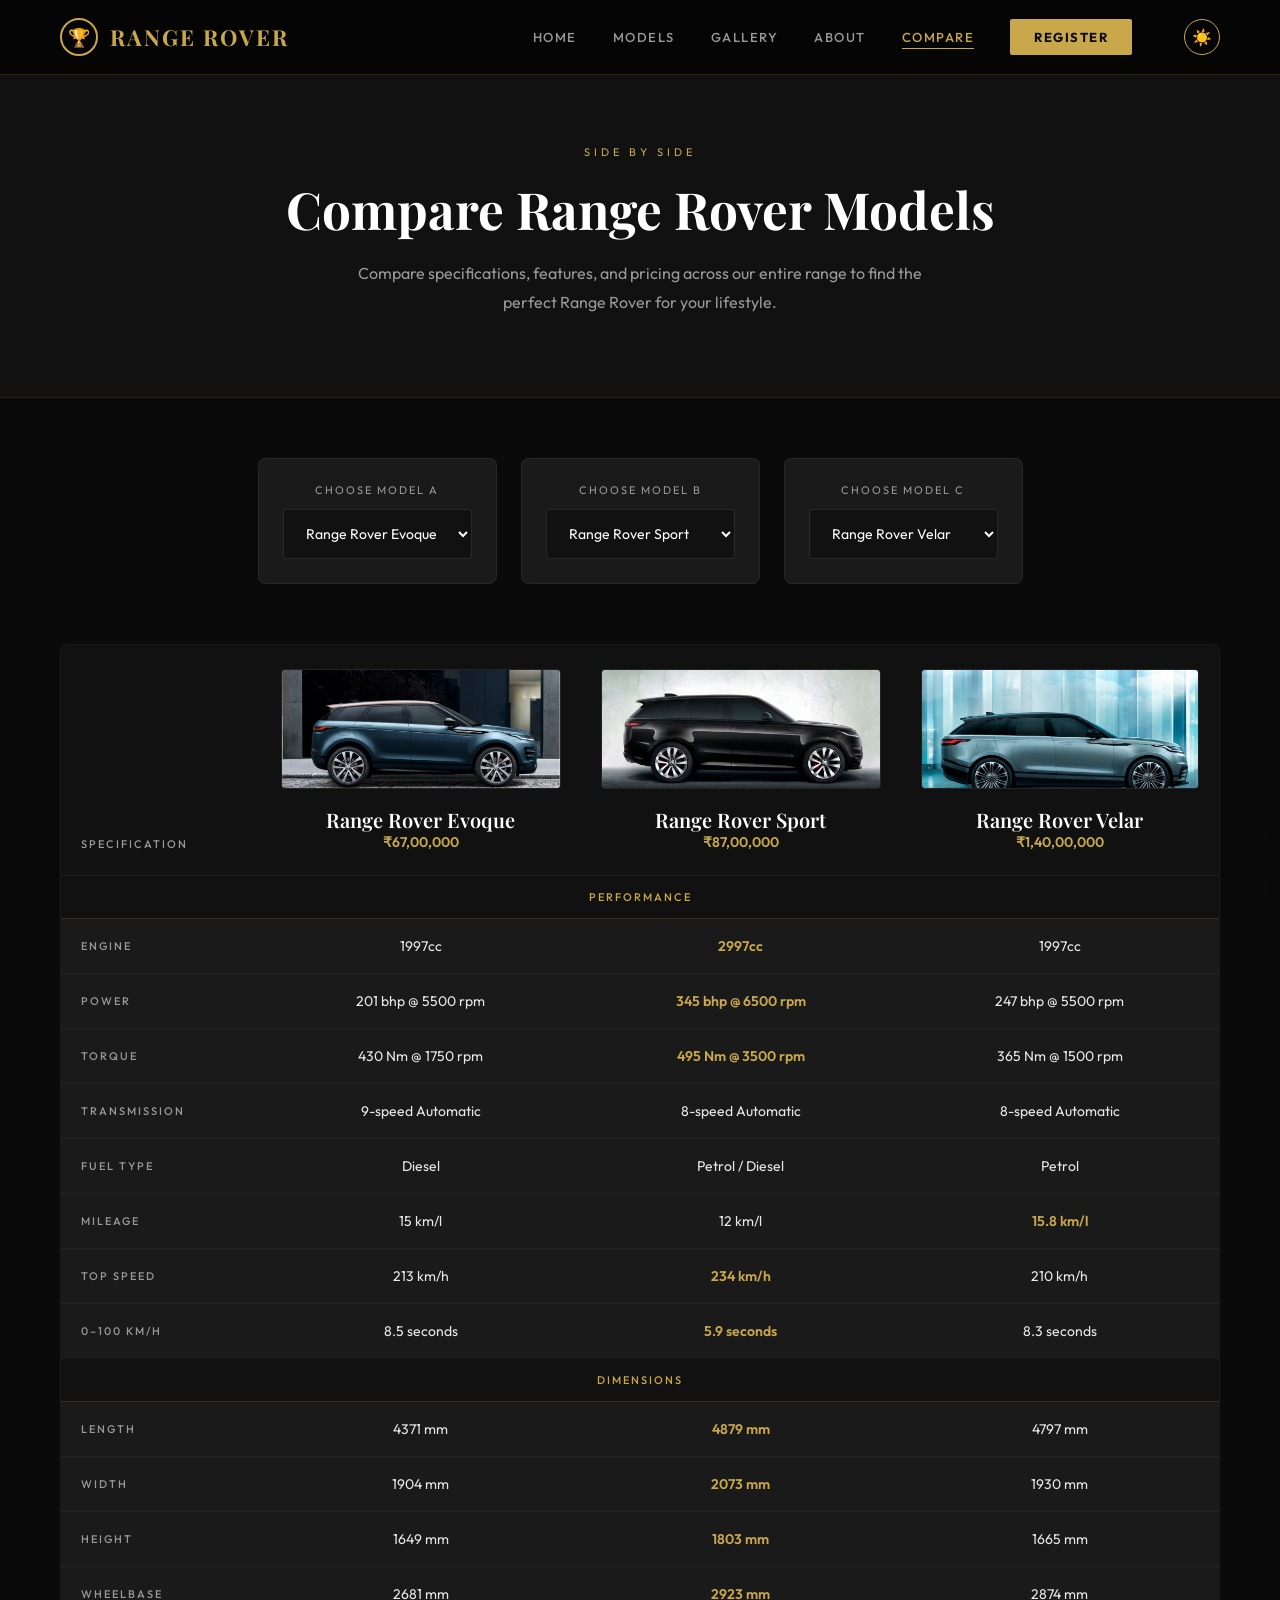
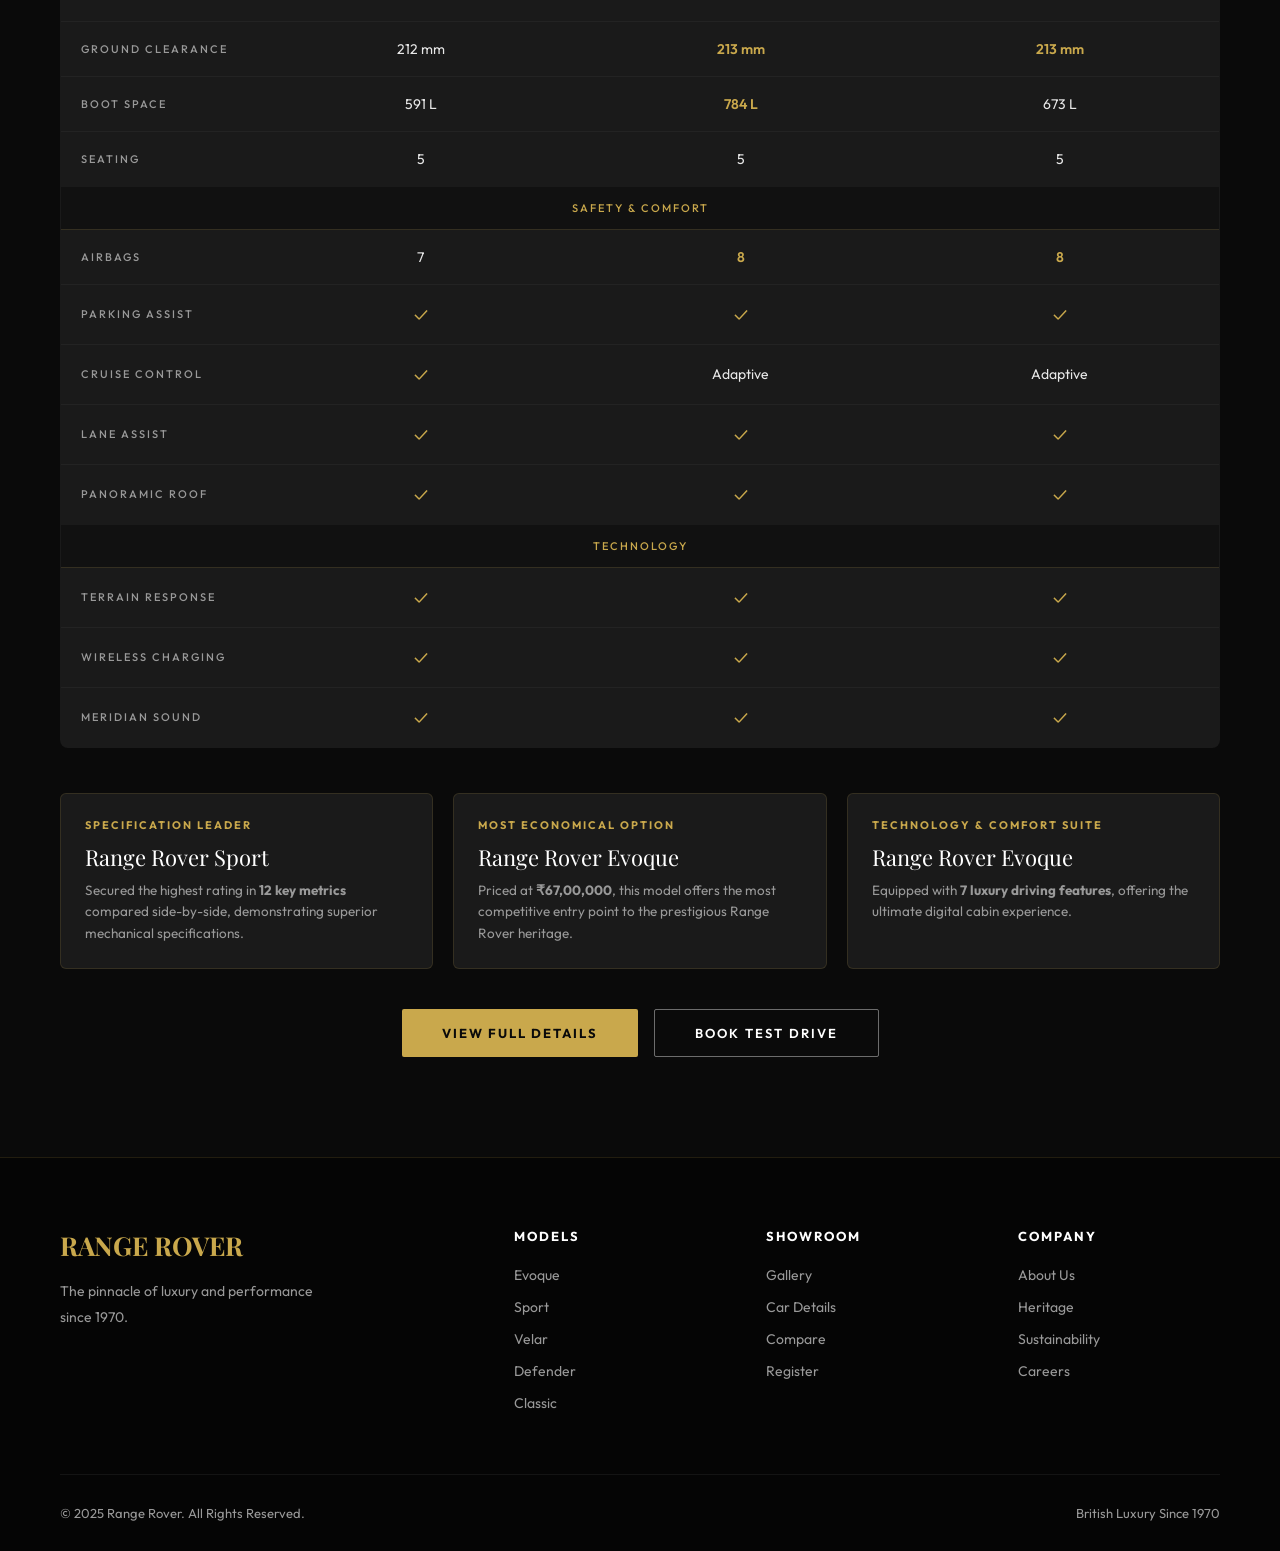
<file: compare.html>
<!DOCTYPE html>
<html lang="en">
<head>
  <meta charset="UTF-8">
  <meta name="viewport" content="width=device-width, initial-scale=1.0">
  <title>Compare Models – Range Rover Showroom</title>
  <meta name="description" content="Compare Range Rover models side by side. See specs, pricing, features, and performance across Evoque, Sport, Velar, Defender and Classic.">
  <meta name="keywords" content="Range Rover comparison, compare SUVs, Evoque vs Sport, Velar vs Defender, specs comparison, India">
  <meta name="author" content="Range Rover Showroom">
  <meta name="robots" content="index, follow">
  <link rel="canonical" href="https://vaishnav-reddy4178.github.io/Range-Rover-Website/compare.html">
  <meta property="og:type" content="website">
  <meta property="og:title" content="Compare Models – Range Rover Showroom">
  <meta property="og:description" content="Compare Range Rover models side by side. See specs, pricing, features, and performance across all models.">
  <meta property="og:url" content="https://vaishnav-reddy4178.github.io/Range-Rover-Website/compare.html">
  <meta property="og:image" content="https://vaishnav-reddy4178.github.io/Range-Rover-Website/range-rover-home.jpg">
  <meta name="twitter:card" content="summary_large_image">
  <meta name="twitter:title" content="Compare Models – Range Rover Showroom">
  <meta name="twitter:description" content="Compare Range Rover models side by side with detailed specs.">
  <meta name="twitter:image" content="https://vaishnav-reddy4178.github.io/Range-Rover-Website/range-rover-home.jpg">
  <link rel="stylesheet" href="styles.css">
  <style>
    .compare-hero {
      padding: 140px 60px 80px; text-align: center; background: var(--dark-2);
      border-bottom: 1px solid rgba(201,168,76,0.1);
    }
    .compare-hero h1 {
      font-family: 'Playfair Display', serif; font-size: clamp(32px, 4vw, 52px);
      color: var(--white); margin-bottom: 16px;
    }
    .compare-hero p { color: var(--text-muted); font-size: 16px; max-width: 600px; margin: 0 auto; line-height: 1.8; }

    .compare-section { background: var(--dark); padding: 60px 60px 100px; }
    .compare-picker {
      display: flex; gap: 24px; justify-content: center; margin-bottom: 60px; flex-wrap: wrap;
    }
    .picker-col {
      background: var(--dark-3); border: 1px solid rgba(255,255,255,0.06); border-radius: 8px;
      padding: 24px; min-width: 220px; text-align: center;
    }
    .picker-col label {
      display: block; font-size: 11px; letter-spacing: 2px; text-transform: uppercase;
      color: var(--text-muted); margin-bottom: 12px;
    }
    .picker-col select {
      width: 100%; background: var(--dark-2); border: 1px solid rgba(255,255,255,0.1);
      color: var(--white); padding: 14px 18px; border-radius: 3px; font-family: 'Outfit', sans-serif;
      font-size: 14px; outline: none; cursor: pointer;
    }
    .picker-col select option { background: var(--dark-3); }

    .compare-table-wrap { overflow-x: auto; }
    .compare-table {
      width: 100%; border-collapse: collapse; min-width: 700px;
      background: var(--dark-3); border-radius: 8px; overflow: hidden;
      border: 1px solid rgba(255,255,255,0.06);
    }
    .compare-table thead th {
      background: var(--dark-2); padding: 24px 20px; font-family: 'Playfair Display', serif;
      font-size: 20px; color: var(--white); font-weight: 600; border-bottom: 1px solid rgba(255,255,255,0.06);
      min-width: 180px; vertical-align: bottom;
    }
    .compare-table thead th:first-child {
      text-align: left; font-family: 'Outfit', sans-serif; font-size: 11px;
      letter-spacing: 2px; text-transform: uppercase; color: var(--text-muted); font-weight: 500;
      width: 200px; min-width: 160px;
    }
    .compare-table thead th .model-img {
      width: 100%; height: 120px; object-fit: cover; border-radius: 4px;
      margin-bottom: 12px; border: 1px solid rgba(255,255,255,0.08);
    }
    .compare-table thead th .model-price {
      font-family: 'Outfit', sans-serif; font-size: 14px; color: var(--gold);
      letter-spacing: 0; text-transform: none; font-weight: 600;
    }
    .compare-table tbody tr { border-bottom: 1px solid rgba(255,255,255,0.04); transition: background 0.2s; }
    .compare-table tbody tr:hover { background: rgba(201,168,76,0.03); }
    .compare-table td {
      padding: 18px 20px; font-size: 14px; color: var(--text); text-align: center;
    }
    .compare-table td:first-child {
      text-align: left; font-size: 11px; letter-spacing: 2px; text-transform: uppercase;
      color: var(--text-muted); font-weight: 500;
    }
    .compare-table td.highlight { color: var(--gold); font-weight: 600; }
    .compare-table tbody tr.section-divider td {
      background: var(--dark-2); font-size: 11px; letter-spacing: 2px; text-transform: uppercase;
      color: var(--gold); padding: 14px 20px; border-bottom: 1px solid rgba(201,168,76,0.15);
    }
    .compare-table tbody tr.section-divider td:first-child { text-align: center; }

    .compare-actions {
      display: flex; gap: 16px; justify-content: center; margin-top: 40px; flex-wrap: wrap;
    }

    .winner-badge {
      display: inline-block; background: var(--gold); color: var(--dark);
      font-size: 10px; font-weight: 700; letter-spacing: 1px; text-transform: uppercase;
      padding: 3px 10px; border-radius: 2px; margin-top: 6px;
    }

    .feature-check { color: var(--gold); font-size: 18px; }
    .feature-cross { color: #666; font-size: 18px; }

    .compare-summary-section {
      margin-top: 45px;
      display: grid;
      grid-template-columns: repeat(auto-fit, minmax(280px, 1fr));
      gap: 20px;
    }
    .summary-card {
      background: var(--dark-3);
      border: 1px solid rgba(201,168,76,0.15);
      border-radius: 6px;
      padding: 24px;
      text-align: left;
      transition: all 0.3s;
    }
    .summary-card:hover {
      border-color: var(--gold);
      transform: translateY(-2px);
    }
    .summary-card h4 {
      font-size: 11px;
      letter-spacing: 2px;
      text-transform: uppercase;
      color: var(--gold);
      margin-bottom: 10px;
    }
    .summary-card .winner-title {
      font-family: 'Playfair Display', serif;
      font-size: 22px;
      color: var(--white);
      margin-bottom: 8px;
    }
    .summary-card p {
      font-size: 13.5px;
      color: var(--text-muted);
      line-height: 1.6;
    }

    @media(max-width:900px) {
      .compare-hero { padding: 120px 24px 60px; }
      .compare-section { padding: 40px 24px 70px; }
      .picker-col { min-width: 160px; width: 100%; max-width: 280px; }
      .compare-table td, .compare-table th { padding: 14px 12px; font-size: 13px; }
    }
  </style>
</head>
<!-- PAGE LOADER -->
<div class="page-loader" id="pageLoader"><div class="loader-ring"></div></div>

<!-- MOBILE MENU OVERLAY -->
<div class="mobile-overlay" id="mobileOverlay" onclick="toggleMobileMenu()"></div>

<!-- MOBILE NAV -->
<nav class="mobile-nav" id="mobileNav">
  <a href="index.html">Home</a>
  <a href="details.html">Models</a>
  <a href="gallery.html">Gallery</a>
  <a href="about.html">About</a>
  <a href="compare.html">Compare</a>
  <a href="register.html" class="nav-cta">Register</a>
</nav>

<header class="navbar" id="navbar">
  <a href="index.html" class="navbar-brand">
    <div class="brand-icon">🏆</div>
    <h1>RANGE ROVER</h1>
  </a>
  <nav>
    <a href="index.html">Home</a>
    <a href="details.html">Models</a>
    <a href="gallery.html">Gallery</a>
    <a href="about.html">About</a>
    <a href="compare.html" class="active">Compare</a>
    <a href="register.html" class="nav-cta">Register</a>
  </nav>
  <button class="hamburger" id="hamburgerBtn" aria-label="Open menu">
    <span></span><span></span><span></span>
  </button>
</header>

<div class="compare-hero">
  <div class="section-tag">Side by Side</div>
  <h1>Compare Range Rover Models</h1>
  <p>Compare specifications, features, and pricing across our entire range to find the perfect Range Rover for your lifestyle.</p>
</div>

<section class="compare-section">
  <div class="compare-picker">
    <div class="picker-col">
      <label>Choose Model A</label>
      <select id="pickerA" onchange="updateCompare()">
        <option value="evoque">Range Rover Evoque</option>
        <option value="sport">Range Rover Sport</option>
        <option value="velar">Range Rover Velar</option>
        <option value="defender">Defender</option>
        <option value="classic">Range Rover Classic</option>
      </select>
    </div>
    <div class="picker-col">
      <label>Choose Model B</label>
      <select id="pickerB" onchange="updateCompare()">
        <option value="evoque">Range Rover Evoque</option>
        <option value="sport" selected>Range Rover Sport</option>
        <option value="velar">Range Rover Velar</option>
        <option value="defender">Defender</option>
        <option value="classic">Range Rover Classic</option>
      </select>
    </div>
    <div class="picker-col">
      <label>Choose Model C</label>
      <select id="pickerC" onchange="updateCompare()">
        <option value="evoque">Range Rover Evoque</option>
        <option value="sport">Range Rover Sport</option>
        <option value="velar" selected>Range Rover Velar</option>
        <option value="defender">Defender</option>
        <option value="classic">Range Rover Classic</option>
      </select>
    </div>
  </div>

  <div class="compare-table-wrap">
    <table class="compare-table" id="compareTable">
      <thead>
        <tr>
          <th>Specification</th>
          <th id="thA">
            <img src="evoque.jpg" alt="Evoque" class="model-img" id="imgA">
            <div id="nameA">Range Rover Evoque</div>
            <div class="model-price" id="priceA">₹67,00,000</div>
          </th>
          <th id="thB">
            <img src="sport.jpg" alt="Sport" class="model-img" id="imgB">
            <div id="nameB">Range Rover Sport</div>
            <div class="model-price" id="priceB">₹87,00,000</div>
          </th>
          <th id="thC">
            <img src="velar.jpg" alt="Velar" class="model-img" id="imgC">
            <div id="nameC">Range Rover Velar</div>
            <div class="model-price" id="priceC">₹1,40,00,000</div>
          </th>
        </tr>
      </thead>
      <tbody id="compareBody">
      </tbody>
    </table>
  </div>

  <div id="compareSummary" class="compare-summary-section"></div>

  <div class="compare-actions">
    <a href="details.html" class="btn-primary">View Full Details</a>
    <a href="register.html" class="btn-outline">Book Test Drive</a>
  </div>
</section>

<footer>
  <div class="footer-grid">
    <div class="footer-brand">
      <h2>RANGE ROVER</h2>
      <p>The pinnacle of luxury and performance since 1970.</p>
    </div>
    <div class="footer-col">
      <h4>Models</h4>
      <ul>
        <li><a href="details.html">Evoque</a></li>
        <li><a href="details.html">Sport</a></li>
        <li><a href="details.html">Velar</a></li>
        <li><a href="details.html">Defender</a></li>
        <li><a href="details.html">Classic</a></li>
      </ul>
    </div>
    <div class="footer-col">
      <h4>Showroom</h4>
      <ul>
        <li><a href="gallery.html">Gallery</a></li>
        <li><a href="details.html">Car Details</a></li>
        <li><a href="compare.html">Compare</a></li>
        <li><a href="register.html">Register</a></li>
      </ul>
    </div>
    <div class="footer-col">
      <h4>Company</h4>
      <ul>
        <li><a href="about.html">About Us</a></li>
        <li><a href="about.html">Heritage</a></li>
        <li><a href="#">Sustainability</a></li>
        <li><a href="#">Careers</a></li>
      </ul>
    </div>
  </div>
  <div class="footer-bottom">
    <span>© 2025 Range Rover. All Rights Reserved.</span>
    <span>British Luxury Since 1970</span>
  </div>
</footer>

<div class="toast" id="toast">
  <div class="toast-title" id="toastTitle"></div>
  <div id="toastBody"></div>
</div>

<!-- BACK TO TOP -->
<button class="back-to-top" id="backToTop" aria-label="Back to top">↑</button>

<script src="scripts.js"></script>
<script>
const compareData = {
  evoque: {
    name: 'Range Rover Evoque',
    price: '₹67,00,000',
    img: 'evoque.jpg',
    specs: {
      'Engine': '1997cc',
      'Power': '201 bhp @ 5500 rpm',
      'Torque': '430 Nm @ 1750 rpm',
      'Transmission': '9-speed Automatic',
      'Fuel Type': 'Diesel',
      'Mileage': '15 km/l',
      'Top Speed': '213 km/h',
      '0–100 km/h': '8.5 seconds',
      'Drive Type': 'AWD',
      'Ground Clearance': '212 mm',
      'Boot Space': '591 L',
      'Seating': '5',
      'Length': '4371 mm',
      'Width': '1904 mm',
      'Height': '1649 mm',
      'Wheelbase': '2681 mm',
      'Airbags': '7',
      'Parking Assist': 'Yes',
      'Panoramic Roof': 'Yes',
      'Terrain Response': 'Yes',
      'Cruise Control': 'Yes',
      'Lane Assist': 'Yes',
      'Wireless Charging': 'Yes',
      'Meridian Sound': 'Yes'
    }
  },
  sport: {
    name: 'Range Rover Sport',
    price: '₹87,00,000',
    img: 'sport.jpg',
    specs: {
      'Engine': '2997cc',
      'Power': '345 bhp @ 6500 rpm',
      'Torque': '495 Nm @ 3500 rpm',
      'Transmission': '8-speed Automatic',
      'Fuel Type': 'Petrol / Diesel',
      'Mileage': '12 km/l',
      'Top Speed': '234 km/h',
      '0–100 km/h': '5.9 seconds',
      'Drive Type': 'AWD',
      'Ground Clearance': '213 mm',
      'Boot Space': '784 L',
      'Seating': '5',
      'Length': '4879 mm',
      'Width': '2073 mm',
      'Height': '1803 mm',
      'Wheelbase': '2923 mm',
      'Airbags': '8',
      'Parking Assist': 'Yes',
      'Panoramic Roof': 'Yes',
      'Terrain Response': 'Yes',
      'Cruise Control': 'Adaptive',
      'Lane Assist': 'Yes',
      'Wireless Charging': 'Yes',
      'Meridian Sound': 'Yes'
    }
  },
  velar: {
    name: 'Range Rover Velar',
    price: '₹1,40,00,000',
    img: 'velar.jpg',
    specs: {
      'Engine': '1997cc',
      'Power': '247 bhp @ 5500 rpm',
      'Torque': '365 Nm @ 1500 rpm',
      'Transmission': '8-speed Automatic',
      'Fuel Type': 'Petrol',
      'Mileage': '15.8 km/l',
      'Top Speed': '210 km/h',
      '0–100 km/h': '8.3 seconds',
      'Drive Type': 'AWD',
      'Ground Clearance': '213 mm',
      'Boot Space': '673 L',
      'Seating': '5',
      'Length': '4797 mm',
      'Width': '1930 mm',
      'Height': '1665 mm',
      'Wheelbase': '2874 mm',
      'Airbags': '8',
      'Parking Assist': 'Yes',
      'Panoramic Roof': 'Yes',
      'Terrain Response': 'Yes',
      'Cruise Control': 'Adaptive',
      'Lane Assist': 'Yes',
      'Wireless Charging': 'Yes',
      'Meridian Sound': 'Yes'
    }
  },
  defender: {
    name: 'Defender',
    price: '₹1,47,00,000',
    img: 'defender.jpg',
    specs: {
      'Engine': '4500cc',
      'Power': '394 bhp @ 6500 rpm',
      'Torque': '550 Nm @ 2000 rpm',
      'Transmission': '8-speed Automatic',
      'Fuel Type': 'Diesel',
      'Mileage': '10 km/l',
      'Top Speed': '240 km/h',
      '0–100 km/h': '5.7 seconds',
      'Drive Type': '4WD',
      'Ground Clearance': '291 mm',
      'Boot Space': '1075 L',
      'Seating': '5 / 7',
      'Length': '4758 mm',
      'Width': '2008 mm',
      'Height': '1967 mm',
      'Wheelbase': '3022 mm',
      'Airbags': '8',
      'Parking Assist': 'Yes',
      'Panoramic Roof': 'Optional',
      'Terrain Response': 'Yes',
      'Cruise Control': 'Adaptive',
      'Lane Assist': 'Yes',
      'Wireless Charging': 'Yes',
      'Meridian Sound': 'Yes'
    }
  },
  classic: {
    name: 'Range Rover Classic',
    price: '₹55,00,000',
    img: 'classic.jpg',
    specs: {
      'Engine': '3500cc',
      'Power': '185 bhp @ 4750 rpm',
      'Torque': '380 Nm @ 2500 rpm',
      'Transmission': '4-speed Manual',
      'Fuel Type': 'Petrol',
      'Mileage': '6 km/l',
      'Top Speed': '175 km/h',
      '0–100 km/h': '11.0 seconds',
      'Drive Type': '4WD',
      'Ground Clearance': '230 mm',
      'Boot Space': '450 L',
      'Seating': '5',
      'Length': '4445 mm',
      'Width': '1778 mm',
      'Height': '1780 mm',
      'Wheelbase': '2540 mm',
      'Airbags': '2',
      'Parking Assist': 'No',
      'Panoramic Roof': 'No',
      'Terrain Response': 'No',
      'Cruise Control': 'No',
      'Lane Assist': 'No',
      'Wireless Charging': 'No',
      'Meridian Sound': 'No'
    }
  }
};

const sections = [
  { title: 'Performance', keys: ['Engine', 'Power', 'Torque', 'Transmission', 'Fuel Type', 'Mileage', 'Top Speed', '0–100 km/h'] },
  { title: 'Dimensions', keys: ['Length', 'Width', 'Height', 'Wheelbase', 'Ground Clearance', 'Boot Space', 'Seating'] },
  { title: 'Safety & Comfort', keys: ['Airbags', 'Parking Assist', 'Cruise Control', 'Lane Assist', 'Panoramic Roof'] },
  { title: 'Technology', keys: ['Terrain Response', 'Wireless Charging', 'Meridian Sound'] }
];

function getNumeric(val) {
  const m = val.match(/[\d.]+/);
  return m ? parseFloat(m[0]) : 0;
}

function getUnit(val) {
  const m = val.match(/[\d.]+\s*(.*)/);
  return m ? m[1] : '';
}

function isNumericSpec(key) {
  return ['Engine', 'Power', 'Torque', 'Mileage', 'Top Speed', 'Ground Clearance', 'Boot Space', 'Length', 'Width', 'Height', 'Wheelbase', 'Airbags', '0–100 km/h'].includes(key);
}

function highlightClass(a, b, c, key) {
  if (!isNumericSpec(key)) return '';
  const vals = [a, b, c].map(v => getNumeric(v));
  const max = Math.max(...vals);
  const min = Math.min(...vals);
  if (max === min) return '';

  // For 0-100, lower is better
  const lowerIsBetter = key === '0–100 km/h';
  if (lowerIsBetter) {
    return [vals[0] === min, vals[1] === min, vals[2] === min];
  }
  return [vals[0] === max, vals[1] === max, vals[2] === max];
}

function updateCompare() {
  const a = document.getElementById('pickerA').value;
  const b = document.getElementById('pickerB').value;
  const c = document.getElementById('pickerC').value;
  const da = compareData[a], db = compareData[b], dc = compareData[c];

  // Update headers
  document.getElementById('imgA').src = da.img; document.getElementById('imgA').alt = da.name;
  document.getElementById('nameA').textContent = da.name; document.getElementById('priceA').textContent = da.price;
  document.getElementById('imgB').src = db.img; document.getElementById('imgB').alt = db.name;
  document.getElementById('nameB').textContent = db.name; document.getElementById('priceB').textContent = db.price;
  document.getElementById('imgC').src = dc.img; document.getElementById('imgC').alt = dc.name;
  document.getElementById('nameC').textContent = dc.name; document.getElementById('priceC').textContent = dc.price;

  // Track wins per column
  let winCounts = [0, 0, 0];

  // Build table body
  let html = '';
  sections.forEach(sec => {
    html += `<tr class="section-divider"><td colspan="4">${sec.title}</td></tr>`;
    sec.keys.forEach(key => {
      const va = da.specs[key] || '–'; const vb = db.specs[key] || '–'; const vc = dc.specs[key] || '–';
      const h = highlightClass(va, vb, vc, key);
      const ca = h ? (h[0] ? 'highlight' : '') : '';
      const cb = h ? (h[1] ? 'highlight' : '') : '';
      const cc = h ? (h[2] ? 'highlight' : '') : '';

      if (h) {
        if (h[0]) winCounts[0]++;
        if (h[1]) winCounts[1]++;
        if (h[2]) winCounts[2]++;
      }

      // Formatting checkmarks
      let displayA = va, displayB = vb, displayC = vc;
      if (va === 'Yes') displayA = '<span class="feature-check">✓</span>';
      if (va === 'No') displayA = '<span class="feature-cross">✕</span>';
      if (vb === 'Yes') displayB = '<span class="feature-check">✓</span>';
      if (vb === 'No') displayB = '<span class="feature-cross">✕</span>';
      if (vc === 'Yes') displayC = '<span class="feature-check">✓</span>';
      if (vc === 'No') displayC = '<span class="feature-cross">✕</span>';

      html += `<tr><td>${key}</td><td class="${ca}">${displayA}</td><td class="${cb}">${displayB}</td><td class="${cc}">${displayC}</td></tr>`;
    });
  });
  document.getElementById('compareBody').innerHTML = html;

  // Calculate recommendation cards
  const cars = [da, db, dc];

  let maxWinIdx = 0;
  if (winCounts[1] > winCounts[maxWinIdx]) maxWinIdx = 1;
  if (winCounts[2] > winCounts[maxWinIdx]) maxWinIdx = 2;
  const performanceChamp = cars[maxWinIdx];

  const parsePrice = p => parseInt(p.replace(/[^0-9]/g, '')) || 0;
  let minPriceIdx = 0;
  if (parsePrice(cars[1].price) < parsePrice(cars[minPriceIdx].price)) minPriceIdx = 1;
  if (parsePrice(cars[2].price) < parsePrice(cars[minPriceIdx].price)) minPriceIdx = 2;
  const valueChoice = cars[minPriceIdx];

  let techCounts = [0, 0, 0];
  const techKeys = ['Terrain Response', 'Wireless Charging', 'Meridian Sound', 'Parking Assist', 'Panoramic Roof', 'Cruise Control', 'Lane Assist'];
  techKeys.forEach(key => {
    if (da.specs[key] === 'Yes' || da.specs[key] === 'Adaptive') techCounts[0]++;
    if (db.specs[key] === 'Yes' || db.specs[key] === 'Adaptive') techCounts[1]++;
    if (dc.specs[key] === 'Yes' || dc.specs[key] === 'Adaptive') techCounts[2]++;
  });
  let maxTechIdx = 0;
  if (techCounts[1] > techCounts[maxTechIdx]) maxTechIdx = 1;
  if (techCounts[2] > techCounts[maxTechIdx]) maxTechIdx = 2;
  const techSpecialist = cars[maxTechIdx];

  const summaryHtml = `
    <div class="summary-card">
      <h4>Specification Leader</h4>
      <div class="winner-title">${performanceChamp.name}</div>
      <p>Secured the highest rating in <strong>${winCounts[maxWinIdx]} key metrics</strong> compared side-by-side, demonstrating superior mechanical specifications.</p>
    </div>
    <div class="summary-card">
      <h4>Most Economical Option</h4>
      <div class="winner-title">${valueChoice.name}</div>
      <p>Priced at <strong>${valueChoice.price}</strong>, this model offers the most competitive entry point to the prestigious Range Rover heritage.</p>
    </div>
    <div class="summary-card">
      <h4>Technology & Comfort Suite</h4>
      <div class="winner-title">${techSpecialist.name}</div>
      <p>Equipped with <strong>${techCounts[maxTechIdx]} luxury driving features</strong>, offering the ultimate digital cabin experience.</p>
    </div>
  `;
  document.getElementById('compareSummary').innerHTML = summaryHtml;
}

updateCompare();
</script>
</body>
</html>
</file>
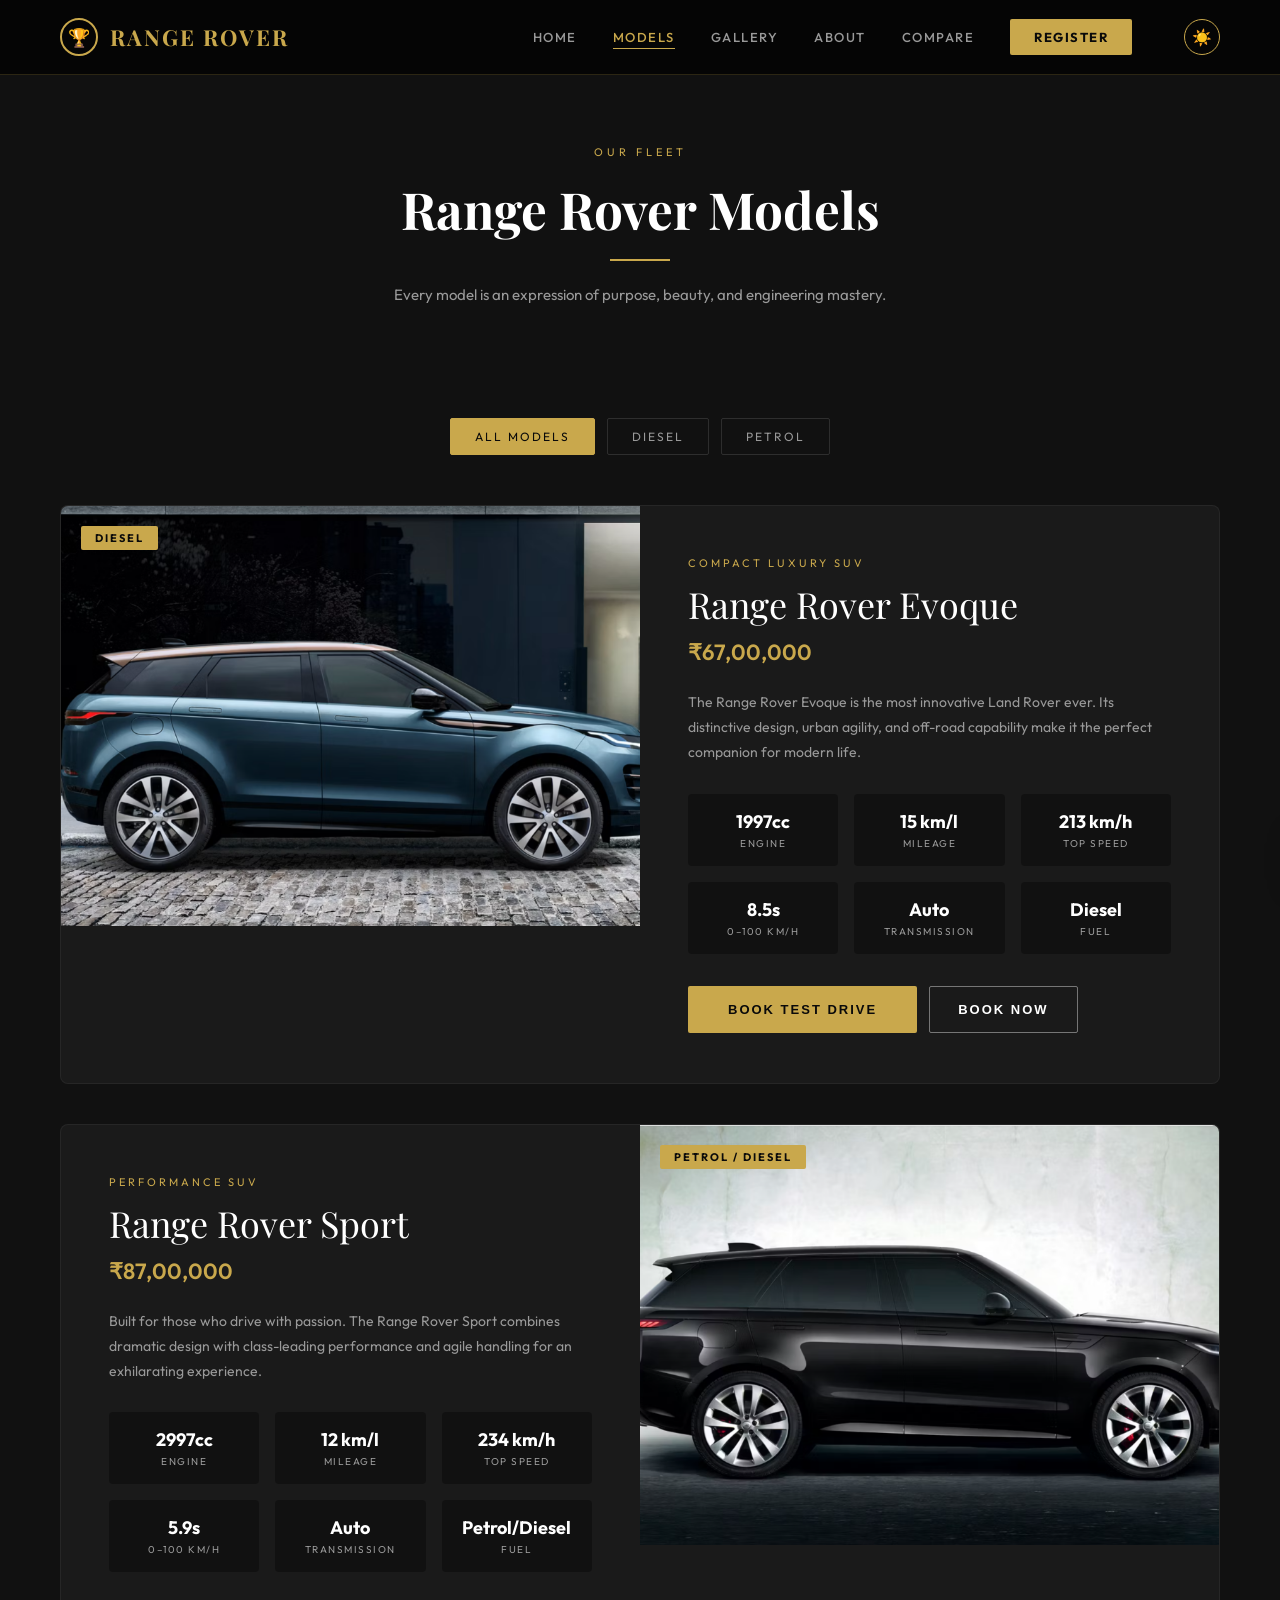
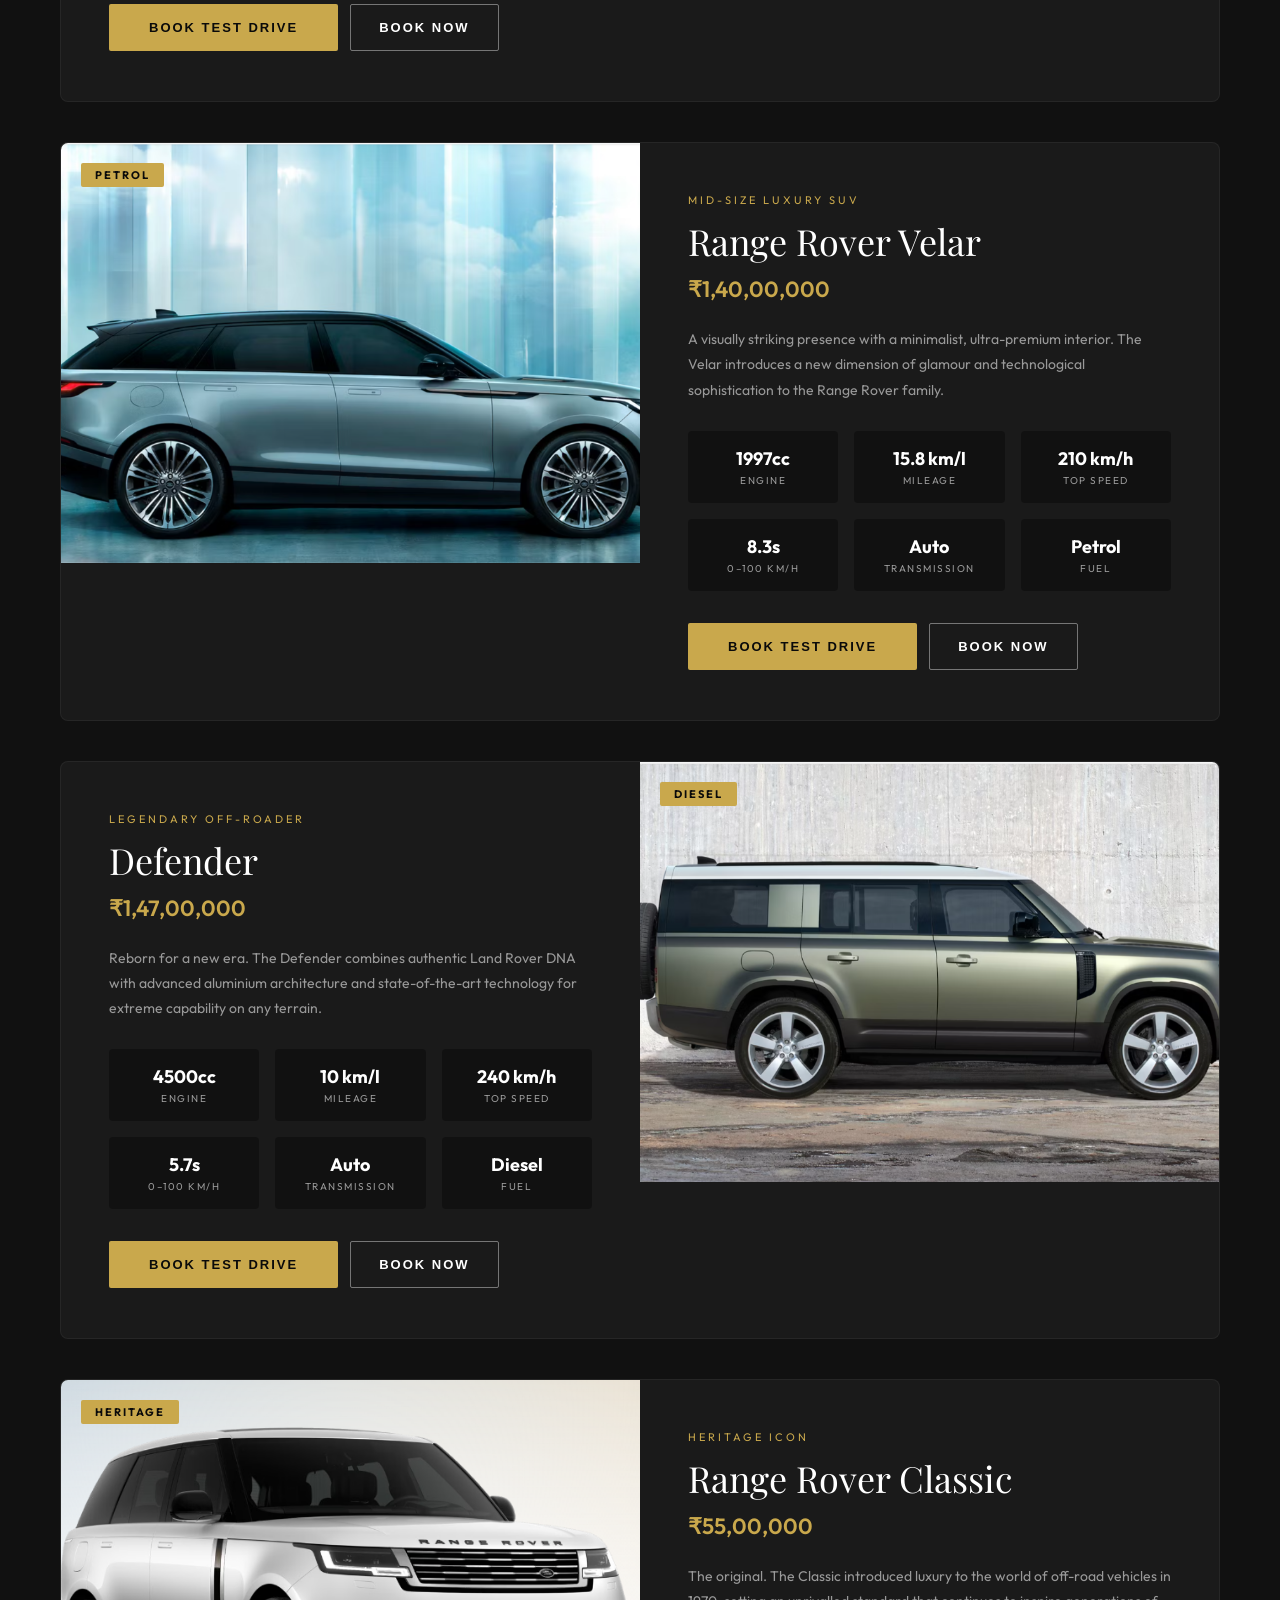
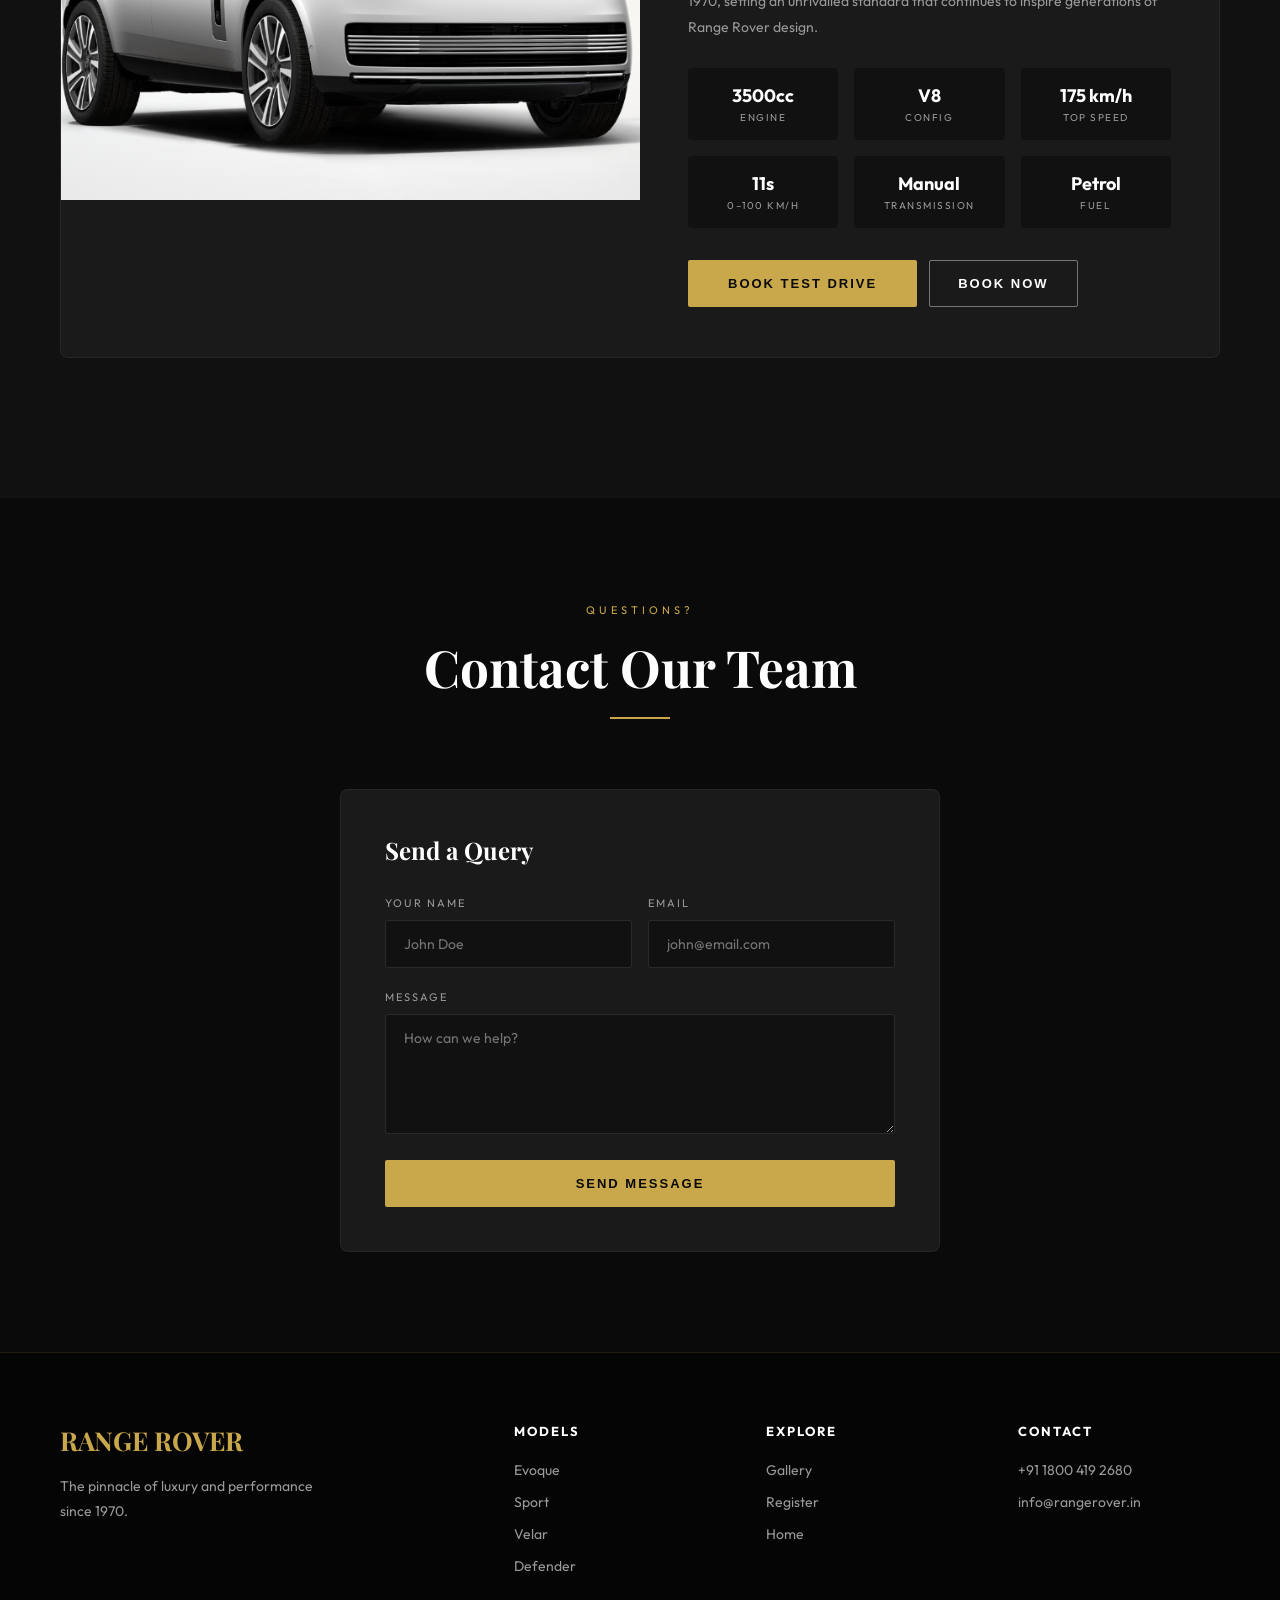
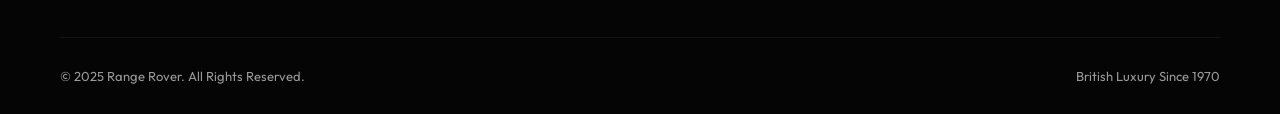
<file: details.html>
<!DOCTYPE html>
<html lang="en">
<head>
  <meta charset="UTF-8">
  <meta name="viewport" content="width=device-width, initial-scale=1.0">
  <title>Car Models – Range Rover Showroom</title>
  <meta name="description" content="Explore all Range Rover models — Evoque, Sport, Velar, Defender and Classic. View specs and book your test drive.">
  <meta name="keywords" content="Range Rover models, Evoque, Sport, Velar, Defender, Classic, SUV specs, car details, India">
  <meta name="author" content="Range Rover Showroom">
  <meta name="robots" content="index, follow">
  <link rel="canonical" href="https://vaishnav-reddy4178.github.io/Range-Rover-Website/details.html">
  <meta property="og:type" content="website">
  <meta property="og:title" content="Car Models – Range Rover Showroom">
  <meta property="og:description" content="Explore all Range Rover models — Evoque, Sport, Velar, Defender and Classic. View specs and book your test drive.">
  <meta property="og:url" content="https://vaishnav-reddy4178.github.io/Range-Rover-Website/details.html">
  <meta property="og:image" content="https://vaishnav-reddy4178.github.io/Range-Rover-Website/range-rover-home.jpg">
  <meta name="twitter:card" content="summary_large_image">
  <meta name="twitter:title" content="Car Models – Range Rover Showroom">
  <meta name="twitter:description" content="Explore all Range Rover models — Evoque, Sport, Velar, Defender and Classic.">
  <meta name="twitter:image" content="https://vaishnav-reddy4178.github.io/Range-Rover-Website/range-rover-home.jpg">
  <link rel="stylesheet" href="styles.css">
  <style>
    .details-hero { padding:140px 60px 80px; text-align:center; background:var(--dark-2); }
    .filter-bar { display:flex; gap:12px; justify-content:center; margin-bottom:50px; flex-wrap:wrap; }
    .filter-btn { padding:10px 24px; border-radius:2px; border:1px solid rgba(255,255,255,0.12); background:transparent; color:#999; font-family:'Outfit',sans-serif; font-size:12px; letter-spacing:2px; text-transform:uppercase; cursor:pointer; transition:all 0.3s; }
    .filter-btn.active,.filter-btn:hover { background:var(--gold); color:var(--dark); border-color:var(--gold); }
    .full-model-card { background:var(--dark-3); border:1px solid rgba(255,255,255,0.05); border-radius:8px; overflow:hidden; margin-bottom:40px; display:grid; grid-template-columns:1fr 1fr; transition:border-color 0.4s; }
    .full-model-card:hover { border-color:rgba(201,168,76,0.25); }
    .full-model-card.reverse { direction:rtl; }
    .full-model-card.reverse > * { direction:ltr; }
    .fmc-image { position:relative; height:420px; overflow:hidden; }
    .fmc-image img { width:100%; height:100%; object-fit:cover; transition:transform 0.6s; }
    .full-model-card:hover .fmc-image img { transform:scale(1.05); }
    .fmc-badge { position:absolute; top:20px; left:20px; background:var(--gold); color:var(--dark); font-size:11px; font-weight:700; letter-spacing:2px; text-transform:uppercase; padding:5px 14px; border-radius:2px; }
    .fmc-body { padding:50px 48px; display:flex; flex-direction:column; justify-content:center; }
    .fmc-tag { font-size:11px; letter-spacing:3px; text-transform:uppercase; color:var(--gold); margin-bottom:10px; }
    .fmc-name { font-family:'Playfair Display',serif; font-size:36px; color:var(--white); margin-bottom:10px; }
    .fmc-price { font-size:22px; font-weight:600; color:var(--gold); margin-bottom:24px; }
    .fmc-desc { color:#999; font-size:14px; line-height:1.8; margin-bottom:28px; }
    .spec-grid { display:grid; grid-template-columns:repeat(3,1fr); gap:16px; margin-bottom:32px; }
    .spec-box { background:var(--dark-2); border-radius:4px; padding:16px; text-align:center; }
    .spec-box .val { font-size:18px; font-weight:700; color:var(--white); }
    .spec-box .lbl { font-size:10px; letter-spacing:1.5px; text-transform:uppercase; color:var(--text-muted); margin-top:4px; }
    .fmc-actions { display:flex; gap:12px; flex-wrap:wrap; }
    @media(max-width:800px) {
      .full-model-card { grid-template-columns:1fr; }
      .full-model-card.reverse { direction:ltr; }
      .fmc-image { height:260px; }
      .fmc-body { padding:32px 24px; }
      .details-hero { padding:120px 24px 60px; }
      .spec-grid { grid-template-columns:repeat(2,1fr); }
    }
  </style>
</head>
<!-- PAGE LOADER -->
<div class="page-loader" id="pageLoader"><div class="loader-ring"></div></div>

<!-- MOBILE MENU OVERLAY -->
<div class="mobile-overlay" id="mobileOverlay" onclick="toggleMobileMenu()"></div>

<!-- MOBILE NAV -->
<nav class="mobile-nav" id="mobileNav">
  <a href="index.html">Home</a>
  <a href="details.html">Models</a>
  <a href="gallery.html">Gallery</a>
  <a href="about.html">About</a>
  <a href="compare.html">Compare</a>
  <a href="register.html" class="nav-cta">Register</a>
</nav>

<header class="navbar" id="navbar">
  <a href="index.html" class="navbar-brand">
    <div class="brand-icon">🏆</div>
    <h1>RANGE ROVER</h1>
  </a>
  <nav>
    <a href="index.html">Home</a>
    <a href="details.html" class="active">Models</a>
    <a href="gallery.html">Gallery</a>
    <a href="about.html">About</a>
    <a href="compare.html">Compare</a>
    <a href="register.html" class="nav-cta">Register</a>
  </nav>
  <button class="hamburger" id="hamburgerBtn" aria-label="Open menu">
    <span></span><span></span><span></span>
  </button>
</header>

<div class="details-hero">
  <div class="section-tag">Our Fleet</div>
  <h1 class="section-title">Range Rover Models</h1>
  <div class="section-line"></div>
  <p class="section-desc">Every model is an expression of purpose, beauty, and engineering mastery.</p>
</div>

<section class="section" style="background:var(--dark-2);padding-top:30px;">
  <div class="filter-bar">
    <button class="filter-btn active" onclick="filterCards('all',this)">All Models</button>
    <button class="filter-btn" onclick="filterCards('diesel',this)">Diesel</button>
    <button class="filter-btn" onclick="filterCards('petrol',this)">Petrol</button>
  </div>

  <!-- EVOQUE -->
  <div class="full-model-card fade-in" data-type="diesel">
    <div class="fmc-image">
      <img src="evoque.jpg" alt="Range Rover Evoque">
      <div class="fmc-badge">Diesel</div>
    </div>
    <div class="fmc-body">
      <div class="fmc-tag">Compact Luxury SUV</div>
      <div class="fmc-name">Range Rover Evoque</div>
      <div class="fmc-price">₹67,00,000</div>
      <p class="fmc-desc">The Range Rover Evoque is the most innovative Land Rover ever. Its distinctive design, urban agility, and off-road capability make it the perfect companion for modern life.</p>
      <div class="spec-grid">
        <div class="spec-box"><div class="val">1997cc</div><div class="lbl">Engine</div></div>
        <div class="spec-box"><div class="val">15 km/l</div><div class="lbl">Mileage</div></div>
        <div class="spec-box"><div class="val">213 km/h</div><div class="lbl">Top Speed</div></div>
        <div class="spec-box"><div class="val">8.5s</div><div class="lbl">0–100 km/h</div></div>
        <div class="spec-box"><div class="val">Auto</div><div class="lbl">Transmission</div></div>
        <div class="spec-box"><div class="val">Diesel</div><div class="lbl">Fuel</div></div>
      </div>
      <div class="fmc-actions">
        <button class="btn-primary" onclick="bookTestDrive('Range Rover Evoque')">Book Test Drive</button>
        <button class="btn-outline" style="padding:15px 28px;" onclick="bookCar('Range Rover Evoque')">Book Now</button>
      </div>
    </div>
  </div>

  <!-- SPORT -->
  <div class="full-model-card reverse fade-in" data-type="petrol">
    <div class="fmc-image">
      <img src="sport.jpg" alt="Range Rover Sport">
      <div class="fmc-badge">Petrol / Diesel</div>
    </div>
    <div class="fmc-body">
      <div class="fmc-tag">Performance SUV</div>
      <div class="fmc-name">Range Rover Sport</div>
      <div class="fmc-price">₹87,00,000</div>
      <p class="fmc-desc">Built for those who drive with passion. The Range Rover Sport combines dramatic design with class-leading performance and agile handling for an exhilarating experience.</p>
      <div class="spec-grid">
        <div class="spec-box"><div class="val">2997cc</div><div class="lbl">Engine</div></div>
        <div class="spec-box"><div class="val">12 km/l</div><div class="lbl">Mileage</div></div>
        <div class="spec-box"><div class="val">234 km/h</div><div class="lbl">Top Speed</div></div>
        <div class="spec-box"><div class="val">5.9s</div><div class="lbl">0–100 km/h</div></div>
        <div class="spec-box"><div class="val">Auto</div><div class="lbl">Transmission</div></div>
        <div class="spec-box"><div class="val">Petrol/Diesel</div><div class="lbl">Fuel</div></div>
      </div>
      <div class="fmc-actions">
        <button class="btn-primary" onclick="bookTestDrive('Range Rover Sport')">Book Test Drive</button>
        <button class="btn-outline" style="padding:15px 28px;" onclick="bookCar('Range Rover Sport')">Book Now</button>
      </div>
    </div>
  </div>

  <!-- VELAR -->
  <div class="full-model-card fade-in" data-type="petrol">
    <div class="fmc-image">
      <img src="velar.jpg" alt="Range Rover Velar">
      <div class="fmc-badge">Petrol</div>
    </div>
    <div class="fmc-body">
      <div class="fmc-tag">Mid-Size Luxury SUV</div>
      <div class="fmc-name">Range Rover Velar</div>
      <div class="fmc-price">₹1,40,00,000</div>
      <p class="fmc-desc">A visually striking presence with a minimalist, ultra-premium interior. The Velar introduces a new dimension of glamour and technological sophistication to the Range Rover family.</p>
      <div class="spec-grid">
        <div class="spec-box"><div class="val">1997cc</div><div class="lbl">Engine</div></div>
        <div class="spec-box"><div class="val">15.8 km/l</div><div class="lbl">Mileage</div></div>
        <div class="spec-box"><div class="val">210 km/h</div><div class="lbl">Top Speed</div></div>
        <div class="spec-box"><div class="val">8.3s</div><div class="lbl">0–100 km/h</div></div>
        <div class="spec-box"><div class="val">Auto</div><div class="lbl">Transmission</div></div>
        <div class="spec-box"><div class="val">Petrol</div><div class="lbl">Fuel</div></div>
      </div>
      <div class="fmc-actions">
        <button class="btn-primary" onclick="bookTestDrive('Range Rover Velar')">Book Test Drive</button>
        <button class="btn-outline" style="padding:15px 28px;" onclick="bookCar('Range Rover Velar')">Book Now</button>
      </div>
    </div>
  </div>

  <!-- DEFENDER -->
  <div class="full-model-card reverse fade-in" data-type="diesel">
    <div class="fmc-image">
      <img src="defender.jpg" alt="Defender">
      <div class="fmc-badge">Diesel</div>
    </div>
    <div class="fmc-body">
      <div class="fmc-tag">Legendary Off-Roader</div>
      <div class="fmc-name">Defender</div>
      <div class="fmc-price">₹1,47,00,000</div>
      <p class="fmc-desc">Reborn for a new era. The Defender combines authentic Land Rover DNA with advanced aluminium architecture and state-of-the-art technology for extreme capability on any terrain.</p>
      <div class="spec-grid">
        <div class="spec-box"><div class="val">4500cc</div><div class="lbl">Engine</div></div>
        <div class="spec-box"><div class="val">10 km/l</div><div class="lbl">Mileage</div></div>
        <div class="spec-box"><div class="val">240 km/h</div><div class="lbl">Top Speed</div></div>
        <div class="spec-box"><div class="val">5.7s</div><div class="lbl">0–100 km/h</div></div>
        <div class="spec-box"><div class="val">Auto</div><div class="lbl">Transmission</div></div>
        <div class="spec-box"><div class="val">Diesel</div><div class="lbl">Fuel</div></div>
      </div>
      <div class="fmc-actions">
        <button class="btn-primary" onclick="bookTestDrive('Defender')">Book Test Drive</button>
        <button class="btn-outline" style="padding:15px 28px;" onclick="bookCar('Defender')">Book Now</button>
      </div>
    </div>
  </div>

  <!-- CLASSIC -->
  <div class="full-model-card fade-in" data-type="petrol">
    <div class="fmc-image">
      <img src="classic.jpg" alt="Range Rover Classic">
      <div class="fmc-badge">Heritage</div>
    </div>
    <div class="fmc-body">
      <div class="fmc-tag">Heritage Icon</div>
      <div class="fmc-name">Range Rover Classic</div>
      <div class="fmc-price">₹55,00,000</div>
      <p class="fmc-desc">The original. The Classic introduced luxury to the world of off-road vehicles in 1970, setting an unrivalled standard that continues to inspire generations of Range Rover design.</p>
      <div class="spec-grid">
        <div class="spec-box"><div class="val">3500cc</div><div class="lbl">Engine</div></div>
        <div class="spec-box"><div class="val">V8</div><div class="lbl">Config</div></div>
        <div class="spec-box"><div class="val">175 km/h</div><div class="lbl">Top Speed</div></div>
        <div class="spec-box"><div class="val">11s</div><div class="lbl">0–100 km/h</div></div>
        <div class="spec-box"><div class="val">Manual</div><div class="lbl">Transmission</div></div>
        <div class="spec-box"><div class="val">Petrol</div><div class="lbl">Fuel</div></div>
      </div>
      <div class="fmc-actions">
        <button class="btn-primary" onclick="bookTestDrive('Range Rover Classic')">Book Test Drive</button>
        <button class="btn-outline" style="padding:15px 28px;" onclick="bookCar('Range Rover Classic')">Book Now</button>
      </div>
    </div>
  </div>
</section>

<!-- CONTACT -->
<section class="section contact-section" id="contact" style="background:var(--dark);">
  <div class="section-header">
    <div class="section-tag">Questions?</div>
    <h2 class="section-title">Contact Our Team</h2>
    <div class="section-line"></div>
  </div>
  <div style="max-width:600px;margin:0 auto;">
    <div class="premium-form">
      <h3>Send a Query</h3>
      <form onsubmit="submitContact(event)">
        <div class="form-row">
          <div class="form-group"><label>Your Name</label><input type="text" placeholder="John Doe" required></div>
          <div class="form-group"><label>Email</label><input type="email" placeholder="john@email.com" required></div>
        </div>
        <div class="form-group"><label>Message</label><textarea placeholder="How can we help?" required></textarea></div>
        <button type="submit" class="btn-primary" style="width:100%;text-align:center;">Send Message</button>
      </form>
    </div>
  </div>
</section>

<footer>
  <div class="footer-grid">
    <div class="footer-brand"><h2>RANGE ROVER</h2><p>The pinnacle of luxury and performance since 1970.</p></div>
    <div class="footer-col"><h4>Models</h4><ul><li><a href="#">Evoque</a></li><li><a href="#">Sport</a></li><li><a href="#">Velar</a></li><li><a href="#">Defender</a></li></ul></div>
    <div class="footer-col"><h4>Explore</h4><ul><li><a href="gallery.html">Gallery</a></li><li><a href="register.html">Register</a></li><li><a href="index.html">Home</a></li></ul></div>
    <div class="footer-col"><h4>Contact</h4><ul><li><a href="#">+91 1800 419 2680</a></li><li><a href="#">info@rangerover.in</a></li></ul></div>
  </div>
  <div class="footer-bottom"><span>© 2025 Range Rover. All Rights Reserved.</span><span>British Luxury Since 1970</span></div>
</footer>

<div class="toast" id="toast"><div class="toast-title" id="toastTitle"></div><div id="toastBody"></div></div>
<!-- BACK TO TOP -->
<button class="back-to-top" id="backToTop" aria-label="Back to top">↑</button>

<script src="scripts.js"></script>
</body>
</html>
</file>
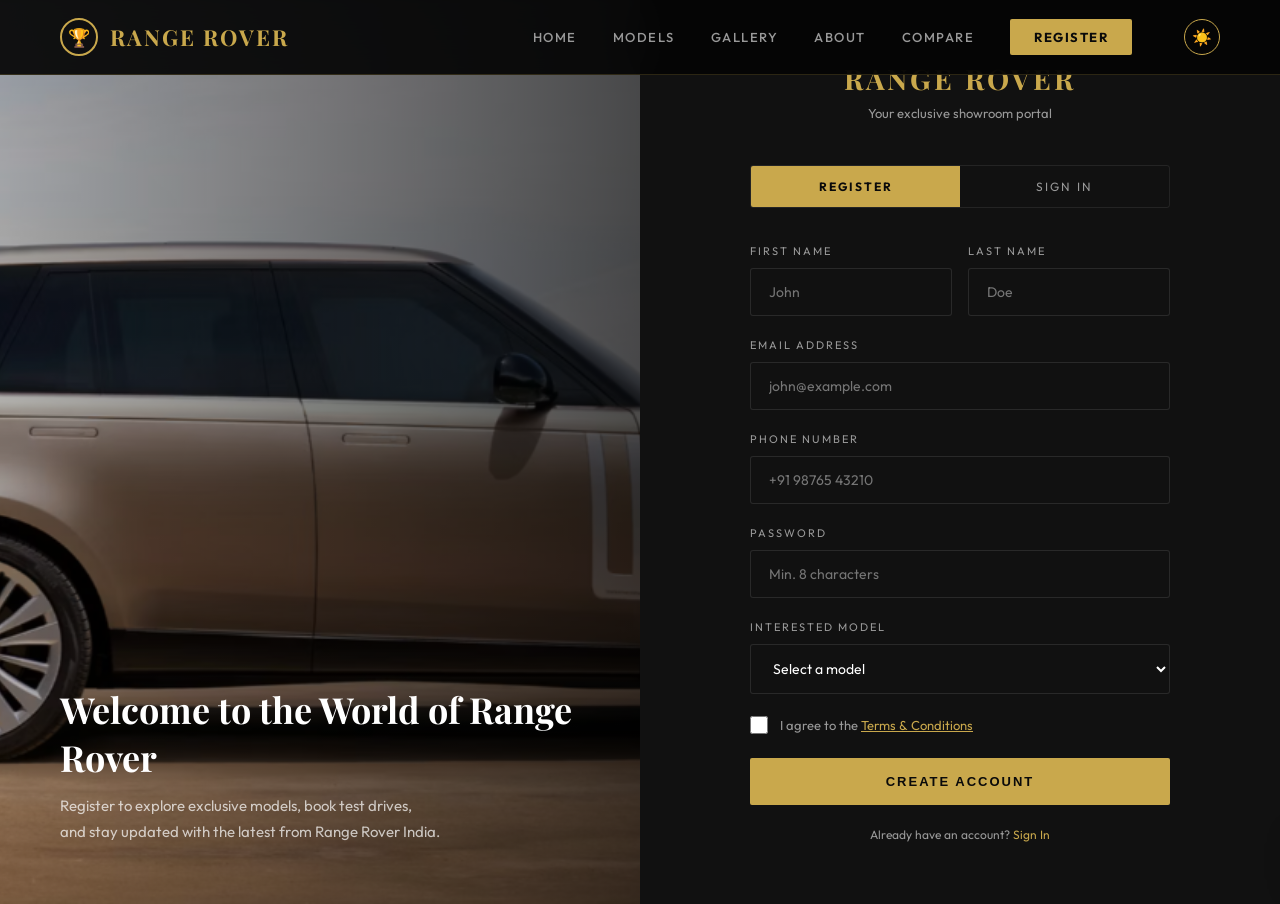
<file: register.html>
<!DOCTYPE html>
<html lang="en">
<head>
  <meta charset="UTF-8">
  <meta name="viewport" content="width=device-width, initial-scale=1.0">
  <title>Register – Range Rover Showroom</title>
  <meta name="description" content="Register or sign in to the Range Rover showroom portal to book test drives and explore exclusive offers.">
  <meta name="keywords" content="Range Rover register, test drive booking, Range Rover India, showroom login, book SUV">
  <meta name="author" content="Range Rover Showroom">
  <meta name="robots" content="index, follow">
  <link rel="canonical" href="https://vaishnav-reddy4178.github.io/Range-Rover-Website/register.html">
  <meta property="og:type" content="website">
  <meta property="og:title" content="Register – Range Rover Showroom">
  <meta property="og:description" content="Register or sign in to the Range Rover showroom portal to book test drives and explore exclusive offers.">
  <meta property="og:url" content="https://vaishnav-reddy4178.github.io/Range-Rover-Website/register.html">
  <meta property="og:image" content="https://vaishnav-reddy4178.github.io/Range-Rover-Website/range-rover-home.jpg">
  <meta name="twitter:card" content="summary_large_image">
  <meta name="twitter:title" content="Register – Range Rover Showroom">
  <meta name="twitter:description" content="Register to book test drives and explore exclusive Range Rover offers.">
  <meta name="twitter:image" content="https://vaishnav-reddy4178.github.io/Range-Rover-Website/range-rover-home.jpg">
  <link rel="stylesheet" href="styles.css">
  <style>
    .auth-page {
      min-height: 100vh;
      display: grid;
      grid-template-columns: 1fr 1fr;
      overflow: hidden;
    }
    .auth-left {
      position: relative;
      overflow: hidden;
    }
    .auth-left img {
      width: 100%; height: 100%; object-fit: cover;
    }
    .auth-left-overlay {
      position: absolute; inset: 0;
      background: linear-gradient(to right, rgba(0,0,0,0.3), rgba(0,0,0,0.7));
      display: flex; flex-direction: column; justify-content: flex-end; padding: 60px;
    }
    .auth-left-overlay h2 {
      font-family: 'Playfair Display', serif;
      font-size: 36px; color: #fff; margin-bottom: 12px;
    }
    .auth-left-overlay p { color: rgba(255,255,255,0.7); font-size: 15px; line-height: 1.7; max-width: 380px; }
    .auth-right {
      background: var(--dark-2);
      display: flex; align-items: center; justify-content: center;
      padding: 60px 50px;
    }
    .auth-box { width: 100%; max-width: 420px; }
    .auth-brand { text-align: center; margin-bottom: 44px; }
    .auth-brand a { text-decoration: none; }
    .auth-brand h1 { font-family: 'Playfair Display', serif; font-size: 28px; color: var(--gold); letter-spacing: 3px; }
    .auth-brand p { color: var(--text-muted); font-size: 13px; margin-top: 8px; }
    .auth-tabs { display: flex; border: 1px solid rgba(255,255,255,0.08); border-radius: 3px; margin-bottom: 36px; overflow: hidden; }
    .auth-tab {
      flex: 1; padding: 13px; text-align: center; cursor: pointer;
      font-size: 12px; letter-spacing: 2px; text-transform: uppercase;
      color: var(--text-muted); background: transparent; border: none;
      font-family: 'Outfit', sans-serif; transition: all 0.3s;
    }
    .auth-tab.active { background: var(--gold); color: var(--dark); font-weight: 700; }
    .auth-panel { display: none; }
    .auth-panel.active { display: block; }
    .divider { display: flex; align-items: center; gap: 16px; margin: 24px 0; }
    .divider::before, .divider::after { content: ''; flex: 1; height: 1px; background: rgba(255,255,255,0.08); }
    .divider span { color: var(--text-muted); font-size: 12px; }
    .social-btn {
      width: 100%; padding: 13px; border: 1px solid rgba(255,255,255,0.1);
      background: transparent; color: var(--text); border-radius: 3px;
      font-family: 'Outfit', sans-serif; font-size: 14px; cursor: pointer;
      transition: border-color 0.3s; display: flex; align-items: center; justify-content: center; gap: 10px;
      margin-bottom: 10px;
    }
    .social-btn:hover { border-color: var(--gold); color: var(--gold); }
    .terms { font-size: 12px; color: var(--text-muted); text-align: center; margin-top: 20px; line-height: 1.6; }
    .terms a { color: var(--gold); text-decoration: none; }
    @media(max-width:800px) {
      .auth-page { grid-template-columns: 1fr; }
      .auth-left { display: none; }
      .auth-right { padding: 100px 24px 60px; }
    }
  </style>
</head>
<!-- PAGE LOADER -->
<div class="page-loader" id="pageLoader"><div class="loader-ring"></div></div>

<!-- MOBILE MENU OVERLAY -->
<div class="mobile-overlay" id="mobileOverlay" onclick="toggleMobileMenu()"></div>

<!-- MOBILE NAV -->
<nav class="mobile-nav" id="mobileNav">
  <a href="index.html">Home</a>
  <a href="details.html">Models</a>
  <a href="gallery.html">Gallery</a>
  <a href="about.html">About</a>
  <a href="compare.html">Compare</a>
  <a href="register.html" class="nav-cta">Register</a>
</nav>

<header class="navbar" id="navbar">
  <a href="index.html" class="navbar-brand">
    <div class="brand-icon">🏆</div>
    <h1>RANGE ROVER</h1>
  </a>
  <nav>
    <a href="index.html">Home</a>
    <a href="details.html">Models</a>
    <a href="gallery.html">Gallery</a>
    <a href="about.html">About</a>
    <a href="compare.html">Compare</a>
    <a href="register.html" class="nav-cta active">Register</a>
  </nav>
  <button class="hamburger" id="hamburgerBtn" aria-label="Open menu">
    <span></span><span></span><span></span>
  </button>
</header>

<div class="auth-page">
  <!-- LEFT PANEL -->
  <div class="auth-left">
    <img src="range-rover-home.jpg" alt="Range Rover">
    <div class="auth-left-overlay">
      <h2>Welcome to the World of Range Rover</h2>
      <p>Register to explore exclusive models, book test drives, and stay updated with the latest from Range Rover India.</p>
    </div>
  </div>

  <!-- RIGHT PANEL -->
  <div class="auth-right">
    <div class="auth-box">
      <div class="auth-brand">
        <a href="index.html"><h1>RANGE ROVER</h1></a>
        <p>Your exclusive showroom portal</p>
      </div>

      <div class="auth-tabs">
        <button class="auth-tab active" id="tab-register" onclick="switchTab('register')">Register</button>
        <button class="auth-tab" id="tab-login" onclick="switchTab('login')">Sign In</button>
      </div>

      <!-- REGISTER PANEL -->
      <div class="auth-panel active" id="panel-register">
        <form id="register-form" onsubmit="handleRegister(event)">
          <div class="form-row">
            <div class="form-group">
              <label for="reg-fname">First Name</label>
              <input type="text" id="reg-fname" placeholder="John" required>
            </div>
            <div class="form-group">
              <label for="reg-lname">Last Name</label>
              <input type="text" id="reg-lname" placeholder="Doe" required>
            </div>
          </div>
          <div class="form-group">
            <label for="reg-email">Email Address</label>
            <input type="email" id="reg-email" placeholder="john@example.com" required>
          </div>
          <div class="form-group">
            <label for="reg-phone">Phone Number</label>
            <input type="tel" id="reg-phone" placeholder="+91 98765 43210">
          </div>
          <div class="form-group">
            <label for="reg-password">Password</label>
            <input type="password" id="reg-password" placeholder="Min. 8 characters" required minlength="8">
          </div>
          <div class="form-group">
            <label for="reg-interest">Interested Model</label>
            <select id="reg-interest">
              <option value="">Select a model</option>
              <option>Range Rover Evoque</option>
              <option>Range Rover Sport</option>
              <option>Range Rover Velar</option>
              <option>Defender</option>
              <option>Range Rover Classic</option>
            </select>
          </div>
          <div class="checkbox-group" style="margin-bottom:24px;">
            <input type="checkbox" id="reg-terms" required>
            <label for="reg-terms">I agree to the <a href="#" style="color:var(--gold)">Terms & Conditions</a></label>
          </div>
          <button type="submit" class="btn-primary" style="width:100%;text-align:center;">Create Account</button>
        </form>
        <div class="success-message" id="reg-success">🎉 Registration successful! Welcome to Range Rover.</div>
        <p class="terms">Already have an account? <a href="#" onclick="switchTab('login')">Sign In</a></p>
      </div>

      <!-- LOGIN PANEL -->
      <div class="auth-panel" id="panel-login">
        <form id="login-form" onsubmit="handleLogin(event)">
          <div class="form-group">
            <label for="login-email">Email Address</label>
            <input type="email" id="login-email" placeholder="john@example.com" required>
          </div>
          <div class="form-group">
            <label for="login-password">Password</label>
            <input type="password" id="login-password" placeholder="Your password" required>
          </div>
          <div class="checkbox-group" style="margin-bottom:24px;justify-content:space-between;">
            <div style="display:flex;align-items:center;gap:10px;">
              <input type="checkbox" id="remember">
              <label for="remember" style="font-size:13px;color:var(--text-muted);text-transform:none;letter-spacing:0;margin:0;">Remember me</label>
            </div>
            <a href="#" style="font-size:13px;color:var(--gold);text-decoration:none;">Forgot password?</a>
          </div>
          <button type="submit" class="btn-primary" style="width:100%;text-align:center;">Sign In</button>
        </form>
        <div class="divider"><span>or continue with</span></div>
        <button class="social-btn">🌐 Continue with Google</button>
        <p class="terms">Don't have an account? <a href="#" onclick="switchTab('register')">Register now</a></p>
      </div>
    </div>
  </div>
</div>

<div class="toast" id="toast"><div class="toast-title" id="toastTitle"></div><div id="toastBody"></div></div>
<!-- BACK TO TOP -->
<button class="back-to-top" id="backToTop" aria-label="Back to top">↑</button>

<script src="scripts.js"></script>
<script>
function switchTab(tab) {
  document.querySelectorAll('.auth-tab').forEach(t => t.classList.remove('active'));
  document.querySelectorAll('.auth-panel').forEach(p => p.classList.remove('active'));
  document.getElementById('tab-' + tab).classList.add('active');
  document.getElementById('panel-' + tab).classList.add('active');
}

function handleRegister(e) {
  e.preventDefault();
  const name = document.getElementById('reg-fname').value;
  document.getElementById('reg-success').style.display = 'block';
  showToast('Welcome, ' + name + '!', 'Your account has been created successfully.');
  setTimeout(() => { window.location.href = 'details.html'; }, 2000);
}

function handleLogin(e) {
  e.preventDefault();
  showToast('Welcome Back!', 'You have signed in successfully.');
  setTimeout(() => { window.location.href = 'details.html'; }, 1500);
}
</script>
</body>
</html>
</file>
<file: styles.css>
@import url('https://fonts.googleapis.com/css2?family=Outfit:wght@300;400;500;600;700;800&family=Playfair+Display:wght@400;600;700&display=swap');

:root {
  --gold: #c9a84c;
  --gold-light: #e8c97a;
  --dark: #0a0a0a;
  --dark-2: #111111;
  --dark-3: #1a1a1a;
  --dark-4: #222222;
  --text: #e8e8e8;
  --text-muted: #999;
  --white: #ffffff;
}

body.light-theme {
  --dark: #fbfafa;
  --dark-2: #f4f2ee;
  --dark-3: #eae7e1;
  --dark-4: #dad6cc;
  --text: #1c1c1c;
  --text-muted: #5e5e5e;
  --white: #0a0a0a;
  --gold: #a68429;
  --gold-light: #cfa83e;
}

body.light-theme .navbar {
  background: rgba(251,250,250,0.92);
  border-bottom-color: rgba(166,132,41,0.2);
}
body.light-theme .navbar.scrolled {
  background: rgba(251,250,250,0.98);
}
body.light-theme .navbar-brand h1 {
  color: var(--gold);
}
body.light-theme .mobile-nav {
  background: var(--dark-2);
}
body.light-theme .modal-close {
  color: var(--text);
}
body.light-theme footer {
  background: #f4f2ee;
  border-top-color: rgba(166,132,41,0.2);
}

/* Floating Theme Switcher Button */
.theme-toggle-btn {
  background: none;
  border: 1px solid var(--gold);
  color: var(--gold);
  border-radius: 50%;
  width: 36px;
  height: 36px;
  display: flex;
  align-items: center;
  justify-content: center;
  cursor: pointer;
  transition: all 0.3s;
  font-size: 16px;
  outline: none;
}
.theme-toggle-btn:hover {
  background: var(--gold);
  color: var(--dark);
}

* { box-sizing: border-box; margin: 0; padding: 0; }

body {
  font-family: 'Outfit', sans-serif;
  background: var(--dark);
  color: var(--text);
  overflow-x: hidden;
}

/* ── NAVBAR ── */
.navbar {
  position: fixed; top: 0; left: 0; width: 100%; z-index: 1000;
  display: flex; justify-content: space-between; align-items: center;
  padding: 18px 60px;
  background: rgba(5,5,5,0.92);
  backdrop-filter: blur(20px);
  border-bottom: 1px solid rgba(201,168,76,0.2);
  transition: all 0.3s;
}
.navbar.scrolled { padding: 12px 60px; background: rgba(5,5,5,0.98); }
.navbar-brand { display: flex; align-items: center; gap: 12px; text-decoration: none; }
.navbar-brand .brand-icon {
  width: 38px; height: 38px; border-radius: 50%;
  border: 2px solid var(--gold); display: flex; align-items: center; justify-content: center;
  font-size: 18px;
}
.navbar-brand h1 { font-family: 'Playfair Display', serif; font-size: 22px; color: var(--gold); letter-spacing: 2px; }
.navbar nav { display: flex; align-items: center; gap: 36px; }
.navbar nav a {
  color: var(--text-muted); text-decoration: none; font-size: 13px;
  font-weight: 500; letter-spacing: 1.5px; text-transform: uppercase;
  transition: color 0.3s; position: relative;
}
.navbar nav a::after {
  content: ''; position: absolute; bottom: -4px; left: 0;
  width: 0; height: 1px; background: var(--gold); transition: width 0.3s;
}
.navbar nav a:hover, .navbar nav a.active { color: var(--gold); }
.navbar nav a:hover::after, .navbar nav a.active::after { width: 100%; }
.nav-cta {
  background: var(--gold); color: var(--dark) !important; padding: 10px 24px;
  border-radius: 2px; font-weight: 700 !important;
}
.nav-cta::after { display: none !important; }
.nav-cta:hover { background: var(--gold-light) !important; color: var(--dark) !important; }

/* ── HERO ── */
.hero {
  position: relative; height: 100vh; display: flex; align-items: center;
  justify-content: center; text-align: center; overflow: hidden;
}
.hero-bg {
  position: absolute; inset: 0;
  background: url('range-rover-home.jpg') center/cover no-repeat;
}
.hero-overlay {
  position: absolute; inset: 0;
  background: linear-gradient(135deg, rgba(0,0,0,0.85) 0%, rgba(0,0,0,0.5) 50%, rgba(0,0,0,0.75) 100%);
}
.hero-content { position: relative; z-index: 2; max-width: 800px; padding: 0 20px; }
.hero-badge {
  display: inline-block; border: 1px solid var(--gold); color: var(--gold);
  font-size: 11px; letter-spacing: 4px; text-transform: uppercase;
  padding: 8px 20px; margin-bottom: 28px; border-radius: 2px;
}
.hero-title {
  font-family: 'Playfair Display', serif; font-size: clamp(42px, 6vw, 82px);
  font-weight: 700; line-height: 1.1; color: var(--white); margin-bottom: 24px;
}
.hero-title span { color: var(--gold); }
.hero-subtitle {
  font-size: 16px; color: rgba(255,255,255,0.7); line-height: 1.8;
  max-width: 580px; margin: 0 auto 44px;
}
.hero-buttons { display: flex; gap: 16px; justify-content: center; flex-wrap: wrap; }
.btn-primary {
  background: var(--gold); color: var(--dark); padding: 16px 40px;
  font-size: 13px; font-weight: 700; letter-spacing: 2px; text-transform: uppercase;
  border: none; border-radius: 2px; cursor: pointer; text-decoration: none;
  transition: all 0.3s;
}
.btn-primary:hover { background: var(--gold-light); transform: translateY(-2px); box-shadow: 0 10px 30px rgba(201,168,76,0.4); }
.btn-outline {
  background: transparent; color: var(--white); padding: 15px 40px;
  font-size: 13px; font-weight: 600; letter-spacing: 2px; text-transform: uppercase;
  border: 1px solid rgba(255,255,255,0.4); border-radius: 2px; cursor: pointer;
  text-decoration: none; transition: all 0.3s;
}
.btn-outline:hover { border-color: var(--gold); color: var(--gold); transform: translateY(-2px); }
.hero-scroll {
  position: absolute; bottom: 40px; left: 50%; transform: translateX(-50%);
  display: flex; flex-direction: column; align-items: center; gap: 8px; z-index: 2;
}
.hero-scroll span { font-size: 11px; letter-spacing: 3px; text-transform: uppercase; color: var(--text-muted); }
.scroll-line {
  width: 1px; height: 50px; background: linear-gradient(to bottom, var(--gold), transparent);
  animation: scrollPulse 2s ease-in-out infinite;
}
@keyframes scrollPulse { 0%,100%{opacity:1;transform:scaleY(1)} 50%{opacity:0.4;transform:scaleY(0.6)} }

/* ── SECTION HEADERS ── */
.section { padding: 100px 60px; }
.section-header { text-align: center; margin-bottom: 70px; }
.section-tag {
  display: inline-block; color: var(--gold); font-size: 11px;
  letter-spacing: 4px; text-transform: uppercase; margin-bottom: 16px;
}
.section-title {
  font-family: 'Playfair Display', serif; font-size: clamp(32px, 4vw, 52px);
  font-weight: 700; color: var(--white); margin-bottom: 16px;
}
.section-line {
  width: 60px; height: 2px; background: var(--gold);
  margin: 0 auto; margin-top: 16px;
}
.section-desc { color: var(--text-muted); font-size: 15px; max-width: 600px; margin: 20px auto 0; line-height: 1.8; }

/* ── STATS STRIP ── */
.stats-strip {
  background: var(--dark-3);
  border-top: 1px solid rgba(201,168,76,0.15);
  border-bottom: 1px solid rgba(201,168,76,0.15);
  padding: 50px 60px;
  display: grid; grid-template-columns: repeat(4,1fr); gap: 20px;
}
.stat-item { text-align: center; }
.stat-number { font-family: 'Playfair Display',serif; font-size: 48px; color: var(--gold); font-weight: 700; }
.stat-label { font-size: 12px; letter-spacing: 2px; text-transform: uppercase; color: var(--text-muted); margin-top: 6px; }

/* ── MODELS SECTION ── */
.models-section { background: var(--dark-2); }
.models-grid { display: grid; grid-template-columns: repeat(auto-fit, minmax(300px,1fr)); gap: 30px; }
.model-card {
  background: var(--dark-3); border-radius: 4px; overflow: hidden;
  border: 1px solid rgba(255,255,255,0.05);
  transition: transform 0.4s, box-shadow 0.4s, border-color 0.4s; cursor: pointer;
}
.model-card:hover { transform: translateY(-8px); box-shadow: 0 30px 60px rgba(0,0,0,0.5); border-color: rgba(201,168,76,0.3); }
.model-card-img { position: relative; overflow: hidden; height: 220px; }
.model-card-img img { width: 100%; height: 100%; object-fit: cover; transition: transform 0.6s; }
.model-card:hover .model-card-img img { transform: scale(1.08); }
.model-card-overlay {
  position: absolute; inset: 0; background: linear-gradient(to top, rgba(0,0,0,0.7), transparent);
  opacity: 0; transition: opacity 0.4s;
}
.model-card:hover .model-card-overlay { opacity: 1; }
.model-card-badge {
  position: absolute; top: 16px; right: 16px;
  background: var(--gold); color: var(--dark); font-size: 10px;
  font-weight: 700; letter-spacing: 2px; text-transform: uppercase;
  padding: 4px 12px; border-radius: 2px;
}
.model-card-body { padding: 28px; }
.model-card-name { font-family: 'Playfair Display',serif; font-size: 22px; color: var(--white); margin-bottom: 8px; }
.model-card-price { color: var(--gold); font-size: 18px; font-weight: 600; margin-bottom: 16px; }
.model-card-specs { display: flex; gap: 20px; margin-bottom: 24px; flex-wrap: wrap; }
.spec-item { display: flex; flex-direction: column; gap: 2px; }
.spec-value { font-size: 14px; font-weight: 600; color: var(--white); }
.spec-label { font-size: 11px; color: var(--text-muted); letter-spacing: 1px; text-transform: uppercase; }
.model-card-footer { display: flex; gap: 10px; flex-wrap: wrap; }
.btn-sm {
  padding: 10px 20px; font-size: 12px; font-weight: 600; letter-spacing: 1.5px;
  text-transform: uppercase; border-radius: 2px; cursor: pointer; transition: all 0.3s; border: none;
}
.btn-gold { background: var(--gold); color: var(--dark); }
.btn-gold:hover { background: var(--gold-light); }
.btn-ghost { background: transparent; color: var(--text-muted); border: 1px solid rgba(255,255,255,0.15); }
.btn-ghost:hover { border-color: var(--gold); color: var(--gold); }

/* ── FEATURES SECTION ── */
.features-section { background: var(--dark); }
.features-grid { display: grid; grid-template-columns: repeat(auto-fit, minmax(260px,1fr)); gap: 30px; }
.feature-card {
  background: var(--dark-3); border: 1px solid rgba(255,255,255,0.05);
  border-radius: 4px; padding: 40px 30px; text-align: center;
  transition: all 0.4s; position: relative; overflow: hidden;
}
.feature-card::before {
  content: ''; position: absolute; top: 0; left: 0; width: 100%; height: 2px;
  background: linear-gradient(to right, transparent, var(--gold), transparent);
  transform: scaleX(0); transition: transform 0.4s;
}
.feature-card:hover { transform: translateY(-6px); box-shadow: 0 20px 50px rgba(0,0,0,0.4); border-color: rgba(201,168,76,0.2); }
.feature-card:hover::before { transform: scaleX(1); }
.feature-icon { font-size: 48px; margin-bottom: 20px; }
.feature-card h3 { font-family: 'Playfair Display',serif; font-size: 20px; color: var(--white); margin-bottom: 12px; }
.feature-card p { color: var(--text-muted); font-size: 14px; line-height: 1.7; }

/* ── GALLERY ── */
.gallery-section { background: var(--dark-2); }
.carousel-wrapper { position: relative; overflow: hidden; border-radius: 8px; }
.carousel-track { display: flex; transition: transform 0.6s cubic-bezier(0.25,0.46,0.45,0.94); }
.carousel-slide { min-width: 100%; position: relative; height: 70vh; }
.carousel-slide img { width: 100%; height: 100%; object-fit: cover; }
.carousel-caption {
  position: absolute; bottom: 0; left: 0; right: 0; padding: 60px 60px 40px;
  background: linear-gradient(to top, rgba(0,0,0,0.85), transparent);
}
.carousel-caption h3 { font-family: 'Playfair Display',serif; font-size: 32px; color: var(--white); }
.carousel-caption p { color: var(--text-muted); margin-top: 8px; }
.carousel-btn {
  position: absolute; top: 50%; transform: translateY(-50%);
  width: 54px; height: 54px; border-radius: 50%; border: 2px solid rgba(201,168,76,0.6);
  background: rgba(0,0,0,0.6); color: var(--gold); font-size: 22px; cursor: pointer;
  transition: all 0.3s; display: flex; align-items: center; justify-content: center;
  backdrop-filter: blur(10px);
}
.carousel-btn:hover { background: var(--gold); color: var(--dark); border-color: var(--gold); }
.carousel-prev { left: 20px; }
.carousel-next { right: 20px; }
.carousel-dots { display: flex; justify-content: center; gap: 10px; margin-top: 24px; }
.dot { width: 8px; height: 8px; border-radius: 50%; background: rgba(255,255,255,0.2); cursor: pointer; transition: all 0.3s; }
.dot.active { background: var(--gold); width: 28px; border-radius: 4px; }

/* ── GRID GALLERY ── */
.gallery-grid { display: grid; grid-template-columns: repeat(auto-fit, minmax(280px,1fr)); gap: 16px; margin-top: 50px; }
.gallery-item { position: relative; overflow: hidden; border-radius: 4px; height: 220px; cursor: pointer; }
.gallery-item img { width: 100%; height: 100%; object-fit: cover; transition: transform 0.6s; }
.gallery-item:hover img { transform: scale(1.1); }
.gallery-item-overlay {
  position: absolute; inset: 0; background: rgba(0,0,0,0.6);
  display: flex; flex-direction: column; align-items: center; justify-content: center;
  opacity: 0; transition: opacity 0.4s;
}
.gallery-item:hover .gallery-item-overlay { opacity: 1; }
.gallery-item-overlay span { color: var(--gold); font-size: 11px; letter-spacing: 3px; text-transform: uppercase; margin-top: 8px; }

/* ── CONTACT / REGISTER ── */
.contact-section { background: var(--dark); }
.contact-grid { display: grid; grid-template-columns: 1fr 1fr; gap: 60px; align-items: start; }
.contact-info h3 { font-family: 'Playfair Display',serif; font-size: 32px; color: var(--white); margin-bottom: 20px; }
.contact-info p { color: var(--text-muted); line-height: 1.9; margin-bottom: 30px; font-size: 15px; }
.contact-detail { display: flex; align-items: center; gap: 16px; padding: 16px 0; border-bottom: 1px solid rgba(255,255,255,0.06); }
.contact-detail-icon { font-size: 20px; width: 44px; height: 44px; border-radius: 50%; background: rgba(201,168,76,0.1); display: flex; align-items: center; justify-content: center; flex-shrink: 0; }
.contact-detail-text { display: flex; flex-direction: column; }
.contact-detail-label { font-size: 11px; letter-spacing: 2px; text-transform: uppercase; color: var(--text-muted); }
.contact-detail-value { color: var(--white); font-size: 15px; margin-top: 3px; }

/* ── FORM ── */
.premium-form { background: var(--dark-3); border: 1px solid rgba(255,255,255,0.06); border-radius: 8px; padding: 44px; }
.premium-form h3 { font-family: 'Playfair Display',serif; font-size: 24px; color: var(--white); margin-bottom: 30px; }
.form-group { margin-bottom: 22px; }
.form-group label { display: block; font-size: 11px; letter-spacing: 2px; text-transform: uppercase; color: var(--text-muted); margin-bottom: 10px; }
.form-group input,
.form-group select,
.form-group textarea {
  width: 100%; background: var(--dark-2); border: 1px solid rgba(255,255,255,0.1);
  color: var(--white); padding: 14px 18px; border-radius: 3px; font-family: 'Outfit',sans-serif;
  font-size: 14px; outline: none; transition: border-color 0.3s;
}
.form-group input:focus, .form-group select:focus, .form-group textarea:focus { border-color: var(--gold); }
.form-group textarea { resize: vertical; min-height: 120px; }
.form-group select option { background: var(--dark-3); }
.form-row { display: grid; grid-template-columns: 1fr 1fr; gap: 16px; }
.checkbox-group { display: flex; align-items: center; gap: 12px; }
.checkbox-group input[type="checkbox"] { width: 18px; height: 18px; accent-color: var(--gold); }
.checkbox-group label { font-size: 13px; color: var(--text-muted); letter-spacing: normal; text-transform: none; margin: 0; }

/* ── MODAL ── */
.modal-overlay {
  position: fixed; inset: 0; background: rgba(0,0,0,0.85); z-index: 2000;
  display: flex; align-items: center; justify-content: center;
  opacity: 0; pointer-events: none; transition: opacity 0.3s; backdrop-filter: blur(8px);
}
.modal-overlay.active { opacity: 1; pointer-events: all; }
.modal {
  background: var(--dark-3); border: 1px solid rgba(201,168,76,0.2);
  border-radius: 8px; padding: 50px; max-width: 520px; width: 90%;
  transform: scale(0.85) translateY(30px); transition: transform 0.3s; position: relative;
}
.modal-overlay.active .modal { transform: scale(1) translateY(0); }
.modal-close {
  position: absolute; top: 16px; right: 20px; background: none; border: none;
  color: var(--text-muted); font-size: 24px; cursor: pointer;
}
.modal-close:hover { color: var(--gold); }
.modal h3 { font-family: 'Playfair Display',serif; font-size: 26px; color: var(--white); margin-bottom: 8px; }
.modal .model-price { color: var(--gold); font-size: 20px; font-weight: 600; margin-bottom: 24px; }
.spec-table { width: 100%; border-collapse: collapse; }
.spec-table tr { border-bottom: 1px solid rgba(255,255,255,0.06); }
.spec-table td { padding: 12px 0; font-size: 14px; }
.spec-table td:first-child { color: var(--text-muted); }
.spec-table td:last-child { color: var(--white); font-weight: 500; text-align: right; }

/* ── FOOTER ── */
footer {
  background: #050505; border-top: 1px solid rgba(201,168,76,0.15);
  padding: 70px 60px 30px;
}
.footer-grid { display: grid; grid-template-columns: 2fr 1fr 1fr 1fr; gap: 50px; margin-bottom: 50px; }
.footer-brand h2 { font-family: 'Playfair Display',serif; font-size: 26px; color: var(--gold); margin-bottom: 16px; }
.footer-brand p { color: var(--text-muted); font-size: 14px; line-height: 1.8; max-width: 280px; }
.footer-col h4 { color: var(--white); font-size: 13px; letter-spacing: 2px; text-transform: uppercase; margin-bottom: 20px; }
.footer-col ul { list-style: none; }
.footer-col ul li { margin-bottom: 12px; }
.footer-col ul li a { color: var(--text-muted); text-decoration: none; font-size: 14px; transition: color 0.3s; }
.footer-col ul li a:hover { color: var(--gold); }
.footer-bottom {
  display: flex; justify-content: space-between; align-items: center;
  padding-top: 30px; border-top: 1px solid rgba(255,255,255,0.06);
  color: var(--text-muted); font-size: 13px;
}

/* ── REGISTER PAGE ── */
.register-page { min-height: 100vh; display: flex; align-items: center; justify-content: center; padding: 100px 20px 60px; background: radial-gradient(ellipse at 20% 50%, rgba(201,168,76,0.05) 0%, transparent 60%); }
.register-box { background: var(--dark-3); border: 1px solid rgba(201,168,76,0.15); border-radius: 8px; padding: 56px; max-width: 480px; width: 100%; }
.register-box .brand { text-align: center; margin-bottom: 40px; }
.register-box .brand h2 { font-family: 'Playfair Display',serif; font-size: 30px; color: var(--gold); }
.register-box .brand p { color: var(--text-muted); font-size: 14px; margin-top: 8px; }
.success-message { background: rgba(201,168,76,0.1); border: 1px solid rgba(201,168,76,0.3); border-radius: 4px; padding: 14px; color: var(--gold); font-size: 14px; text-align: center; margin-top: 20px; display: none; }

/* ── TOAST ── */
.toast {
  position: fixed; bottom: 30px; right: 30px; z-index: 3000;
  background: var(--dark-3); border: 1px solid rgba(201,168,76,0.3);
  color: var(--white); padding: 16px 24px; border-radius: 4px;
  font-size: 14px; transform: translateX(200%); transition: transform 0.4s;
  max-width: 320px; box-shadow: 0 10px 30px rgba(0,0,0,0.5);
}
.toast.show { transform: translateX(0); }
.toast-title { color: var(--gold); font-weight: 600; margin-bottom: 4px; }

/* ── LIGHTBOX ── */
.lightbox {
  position: fixed; inset: 0; background: rgba(0,0,0,0.95); z-index: 4000;
  display: flex; align-items: center; justify-content: center;
  opacity: 0; pointer-events: none; transition: opacity 0.3s;
}
.lightbox.active { opacity: 1; pointer-events: all; }
.lightbox img { max-width: 90vw; max-height: 85vh; object-fit: contain; border-radius: 4px; }
.lightbox-close {
  position: absolute; top: 20px; right: 30px; background: none; border: none;
  color: var(--white); font-size: 36px; cursor: pointer; line-height: 1;
}

/* ── ANIMATIONS ── */
.fade-in { opacity: 0; transform: translateY(30px); transition: opacity 0.7s, transform 0.7s; }
.fade-in.visible { opacity: 1; transform: translateY(0); }

/* ── SMOOTH SCROLL ── */
html { scroll-behavior: smooth; }

/* ── PAGE LOADER ── */
.page-loader {
  position: fixed; inset: 0; z-index: 9999;
  background: var(--dark); display: flex; align-items: center; justify-content: center;
  transition: opacity 0.6s, visibility 0.6s;
}
.page-loader.hidden { opacity: 0; visibility: hidden; pointer-events: none; }
.loader-ring {
  width: 56px; height: 56px; border: 3px solid rgba(201,168,76,0.15);
  border-top-color: var(--gold); border-radius: 50%;
  animation: loaderSpin 1s linear infinite;
}
@keyframes loaderSpin { to { transform: rotate(360deg); } }

/* ── BACK TO TOP ── */
.back-to-top {
  position: fixed; bottom: 30px; right: 30px; z-index: 1500;
  width: 48px; height: 48px; border-radius: 50%;
  background: var(--gold); color: var(--dark); border: none;
  font-size: 20px; cursor: pointer; display: flex; align-items: center; justify-content: center;
  opacity: 0; transform: translateY(20px); transition: all 0.4s;
  box-shadow: 0 4px 15px rgba(201,168,76,0.3);
}
.back-to-top.visible { opacity: 1; transform: translateY(0); }
.back-to-top:hover { background: var(--gold-light); transform: translateY(-3px); }

/* ── MOBILE MENU ── */
.hamburger {
  display: none; flex-direction: column; gap: 5px; cursor: pointer;
  background: none; border: none; padding: 5px; z-index: 1100;
}
.hamburger span {
  display: block; width: 24px; height: 2px; background: var(--gold);
  transition: all 0.3s; border-radius: 1px;
}
.hamburger.active span:nth-child(1) { transform: rotate(45deg) translate(5px, 5px); }
.hamburger.active span:nth-child(2) { opacity: 0; }
.hamburger.active span:nth-child(3) { transform: rotate(-45deg) translate(5px, -5px); }

.mobile-nav {
  position: fixed; top: 0; right: 0; width: 280px; height: 100vh;
  background: var(--dark-3); border-left: 1px solid rgba(201,168,76,0.15);
  z-index: 1050; padding: 80px 30px 30px; transform: translateX(100%);
  transition: transform 0.4s cubic-bezier(0.25, 0.46, 0.45, 0.94);
  display: flex; flex-direction: column; gap: 20px;
}
.mobile-nav.open { transform: translateX(0); }
.mobile-nav a {
  color: var(--text-muted); text-decoration: none; font-size: 14px;
  font-weight: 500; letter-spacing: 1.5px; text-transform: uppercase;
  transition: color 0.3s; padding: 8px 0; border-bottom: 1px solid rgba(255,255,255,0.05);
}
.mobile-nav a:hover, .mobile-nav a.active { color: var(--gold); }
.mobile-nav .nav-cta {
  background: var(--gold); color: var(--dark) !important; padding: 12px 24px;
  border-radius: 2px; font-weight: 700 !important; text-align: center; border: none;
  margin-top: 10px;
}
.mobile-overlay {
  position: fixed; inset: 0; background: rgba(0,0,0,0.6); z-index: 1040;
  opacity: 0; pointer-events: none; transition: opacity 0.4s; backdrop-filter: blur(4px);
}
.mobile-overlay.active { opacity: 1; pointer-events: all; }

@media(max-width:900px) {
  .hamburger { display: flex; }
  .navbar nav { display: none; }
}

/* ── RESPONSIVE ── */
@media(max-width:900px) {
  .navbar { padding: 16px 24px; }
  .navbar nav { gap: 20px; }
  .section { padding: 70px 24px; }
  .stats-strip { grid-template-columns: repeat(2,1fr); padding: 40px 24px; }
  .contact-grid { grid-template-columns: 1fr; }
  .footer-grid { grid-template-columns: 1fr 1fr; }
  .carousel-slide { height: 50vh; }
}
@media(max-width:600px) {
  .navbar nav a:not(.nav-cta) { display: none; }
  .hero-title { font-size: 36px; }
  .stats-strip { grid-template-columns: 1fr 1fr; }
  .footer-grid { grid-template-columns: 1fr; }
  .form-row { grid-template-columns: 1fr; }
  .register-box { padding: 32px 24px; }
  .premium-form { padding: 28px; }
}
</file>
